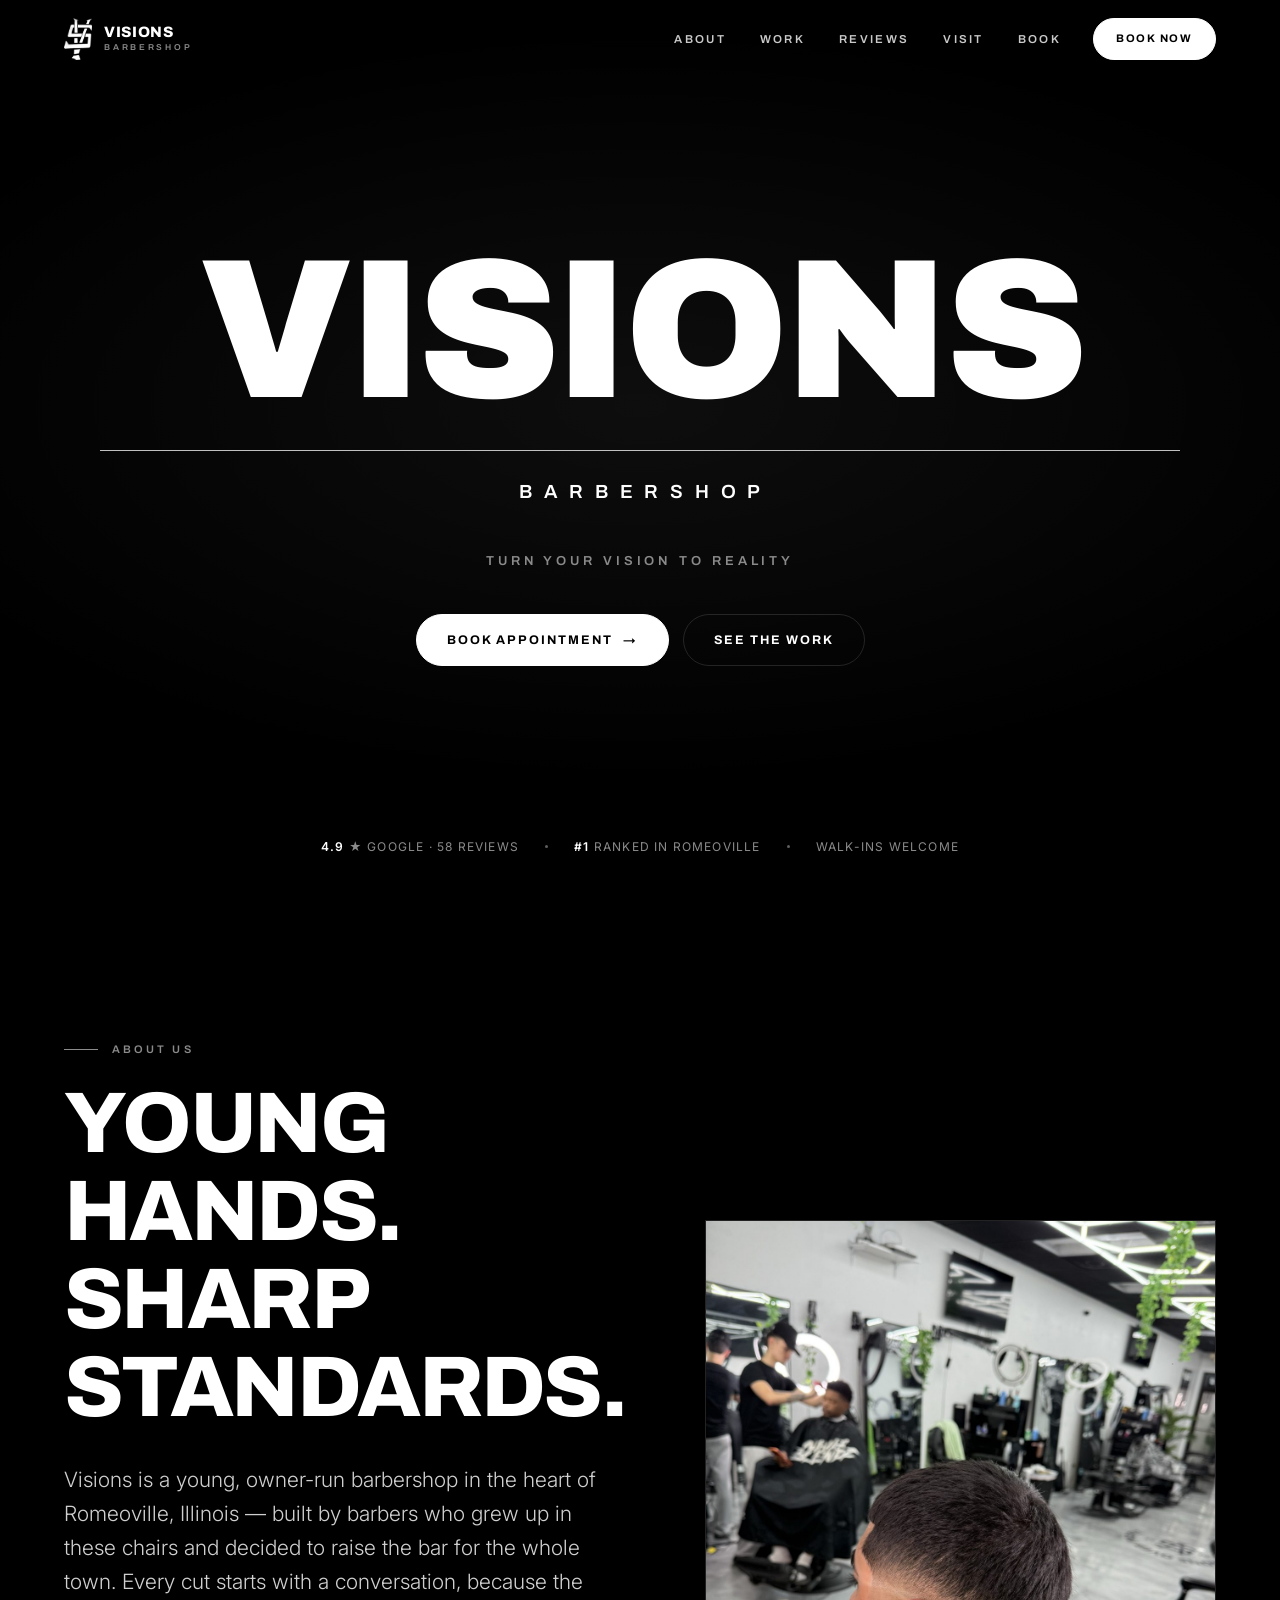
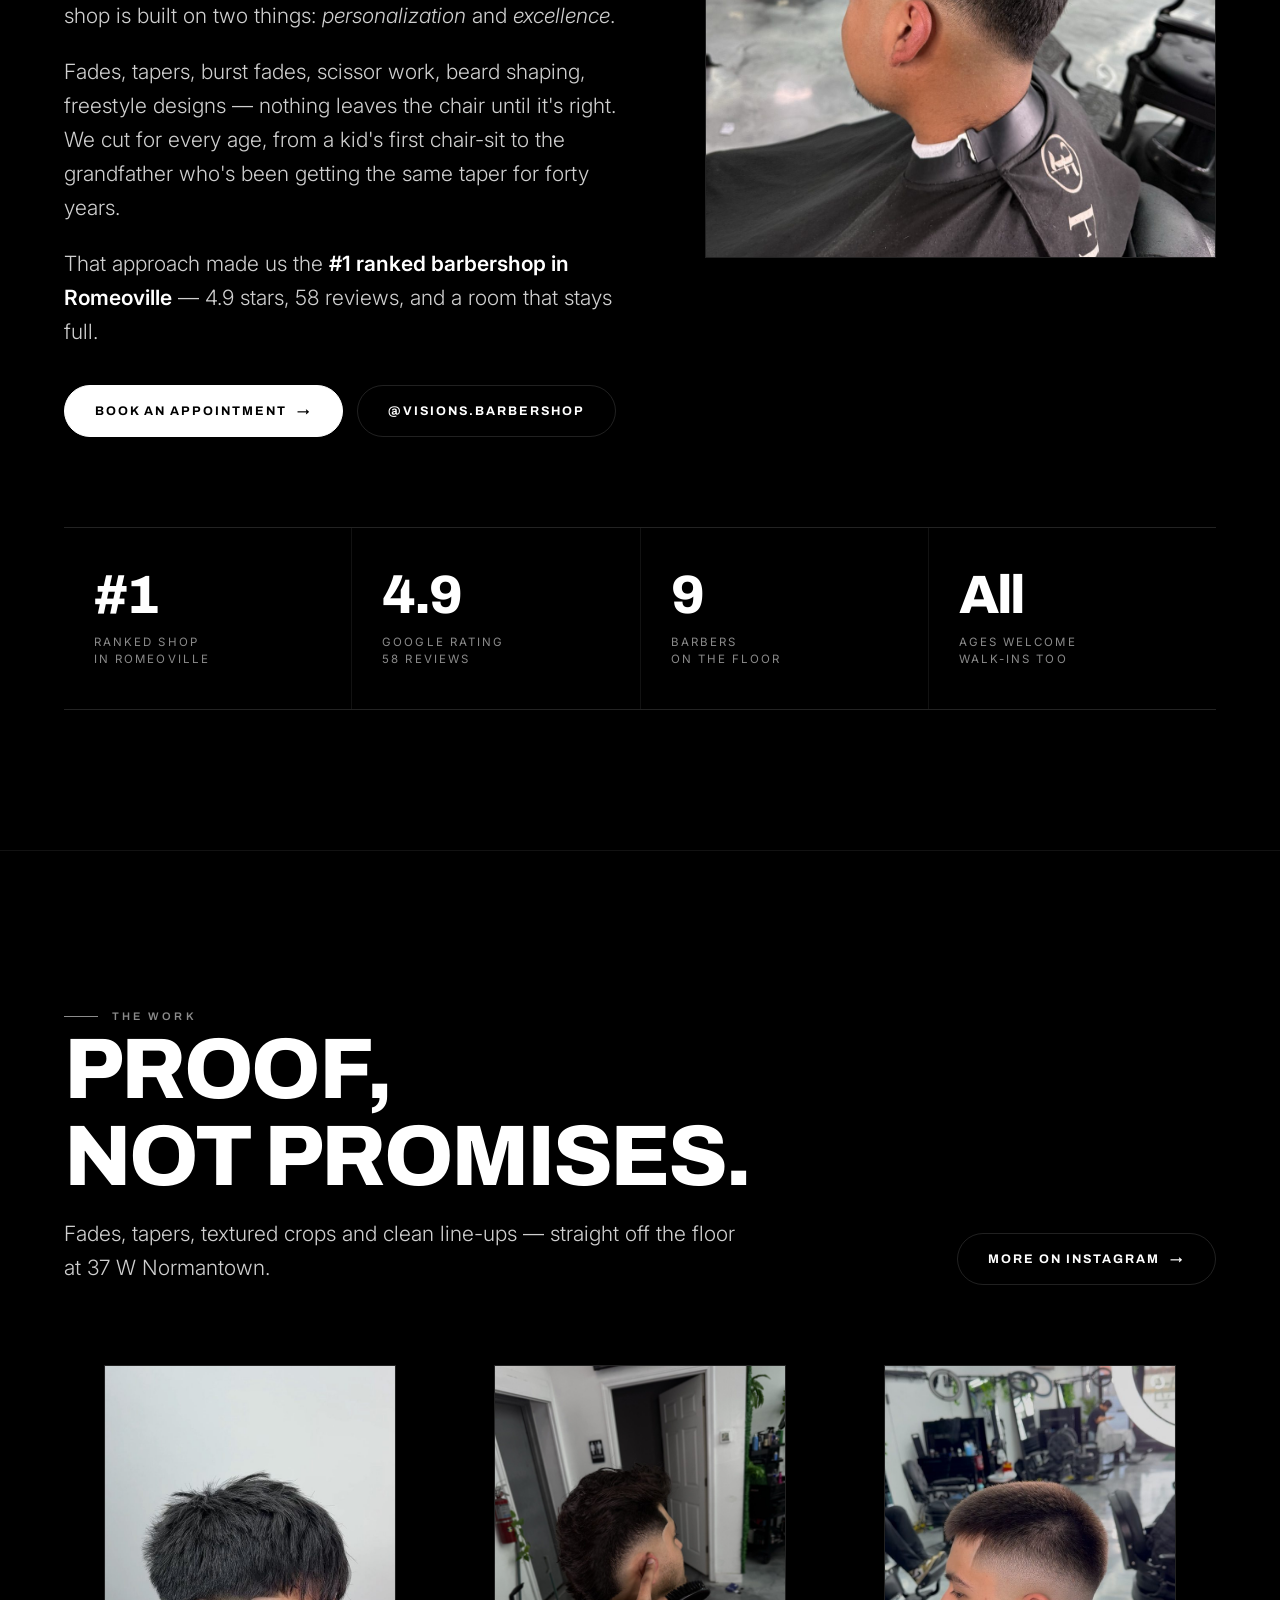
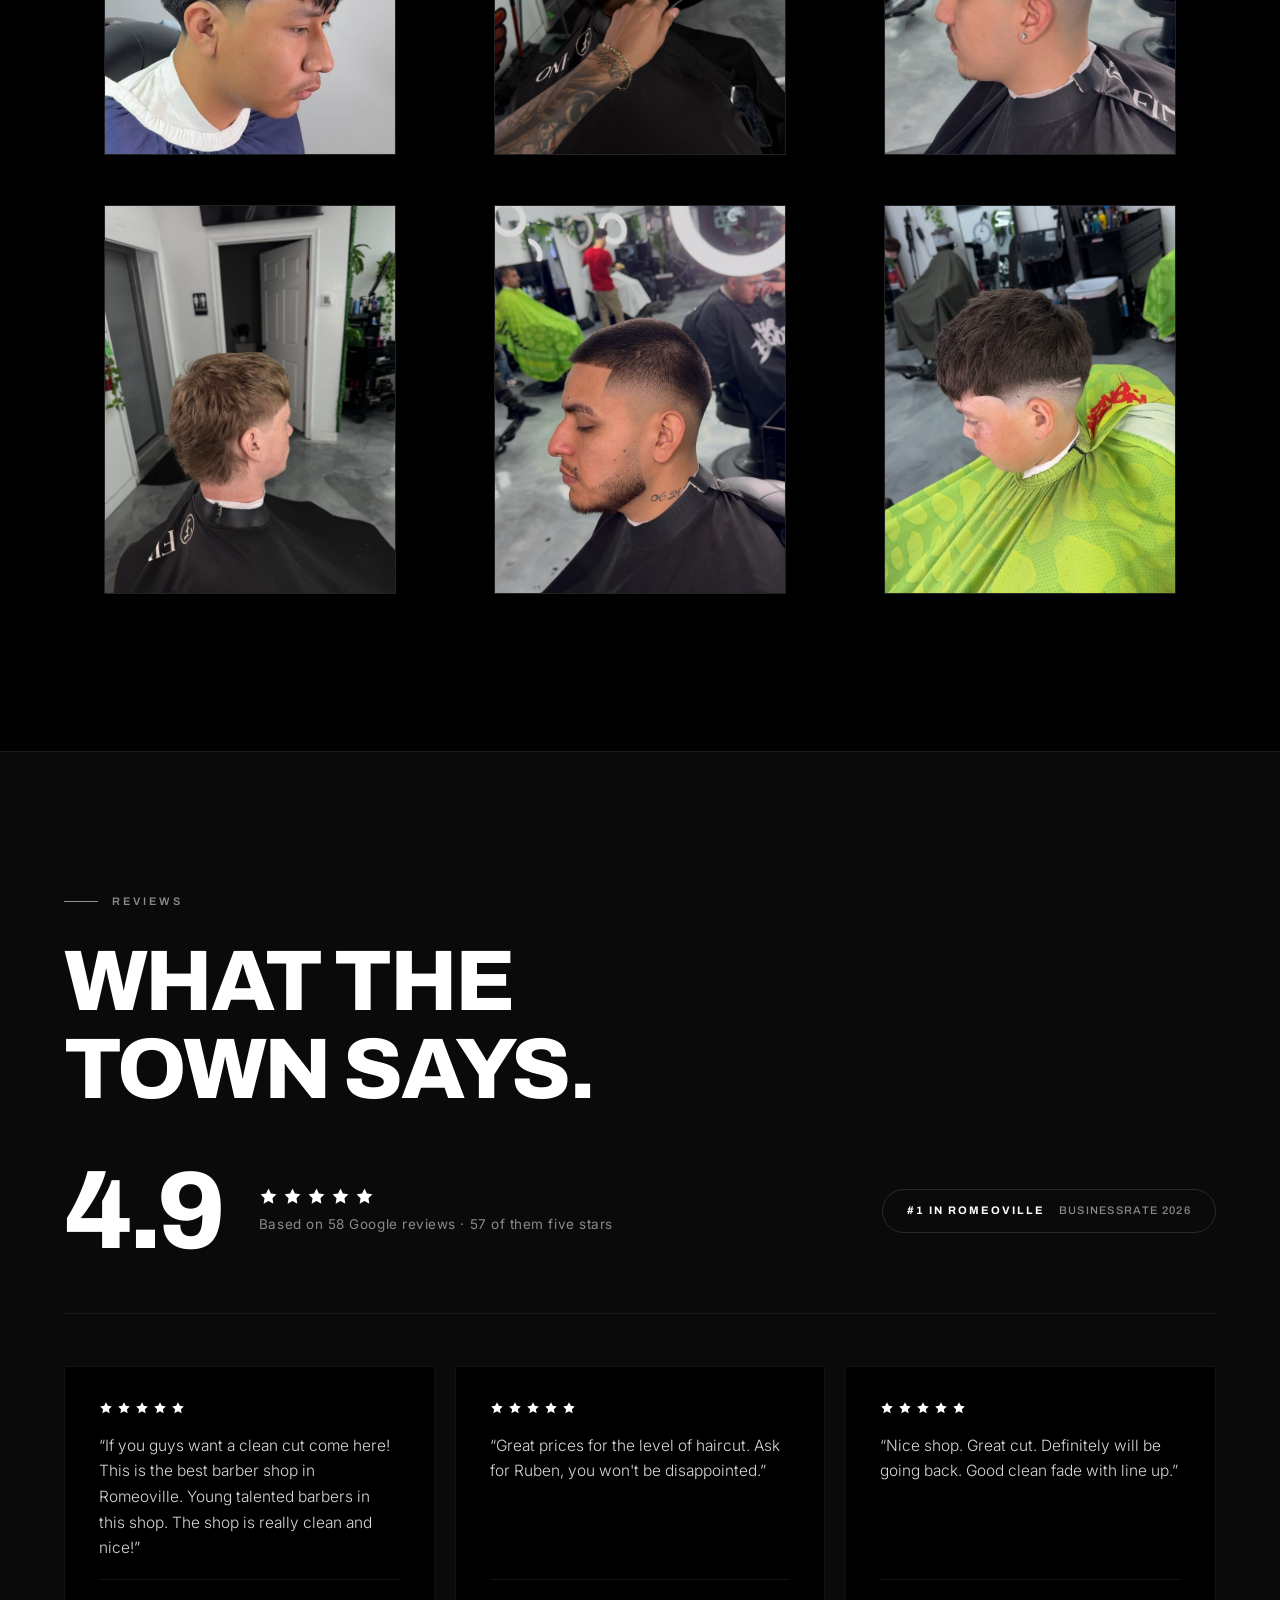
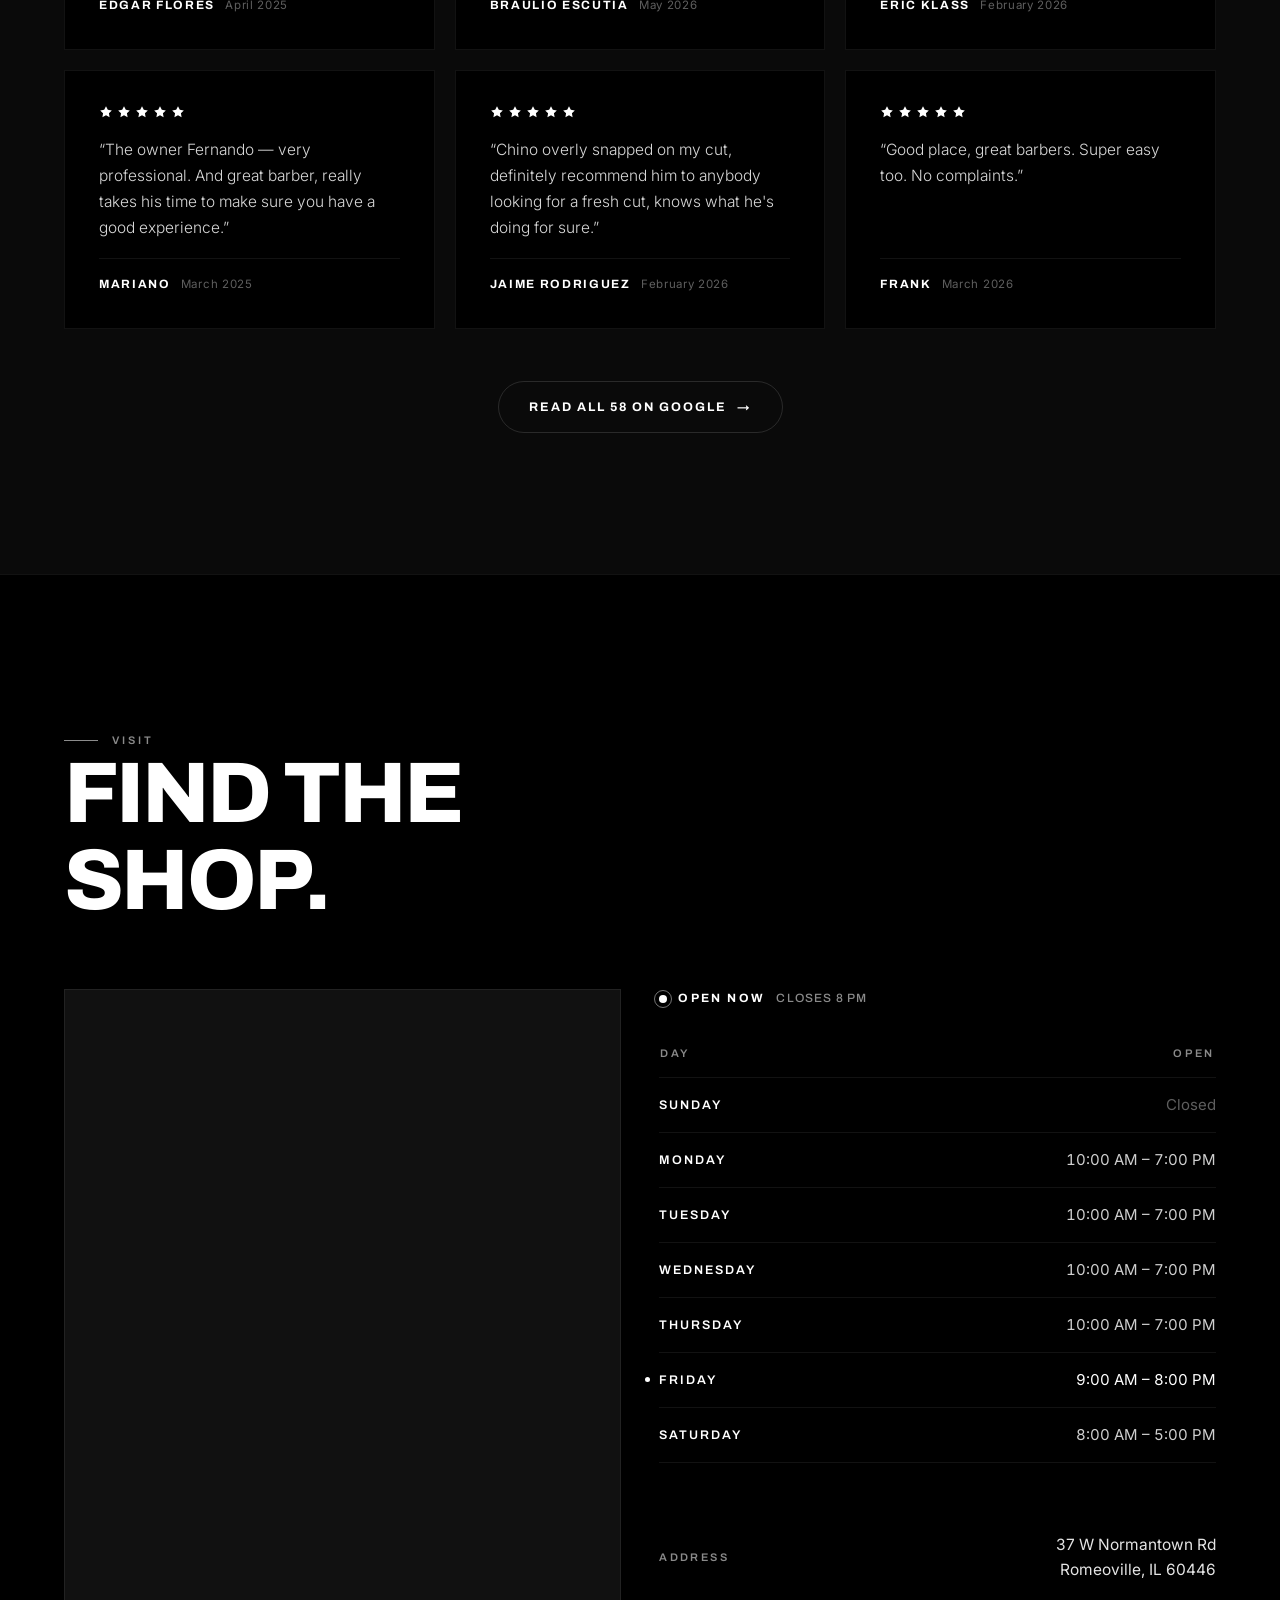
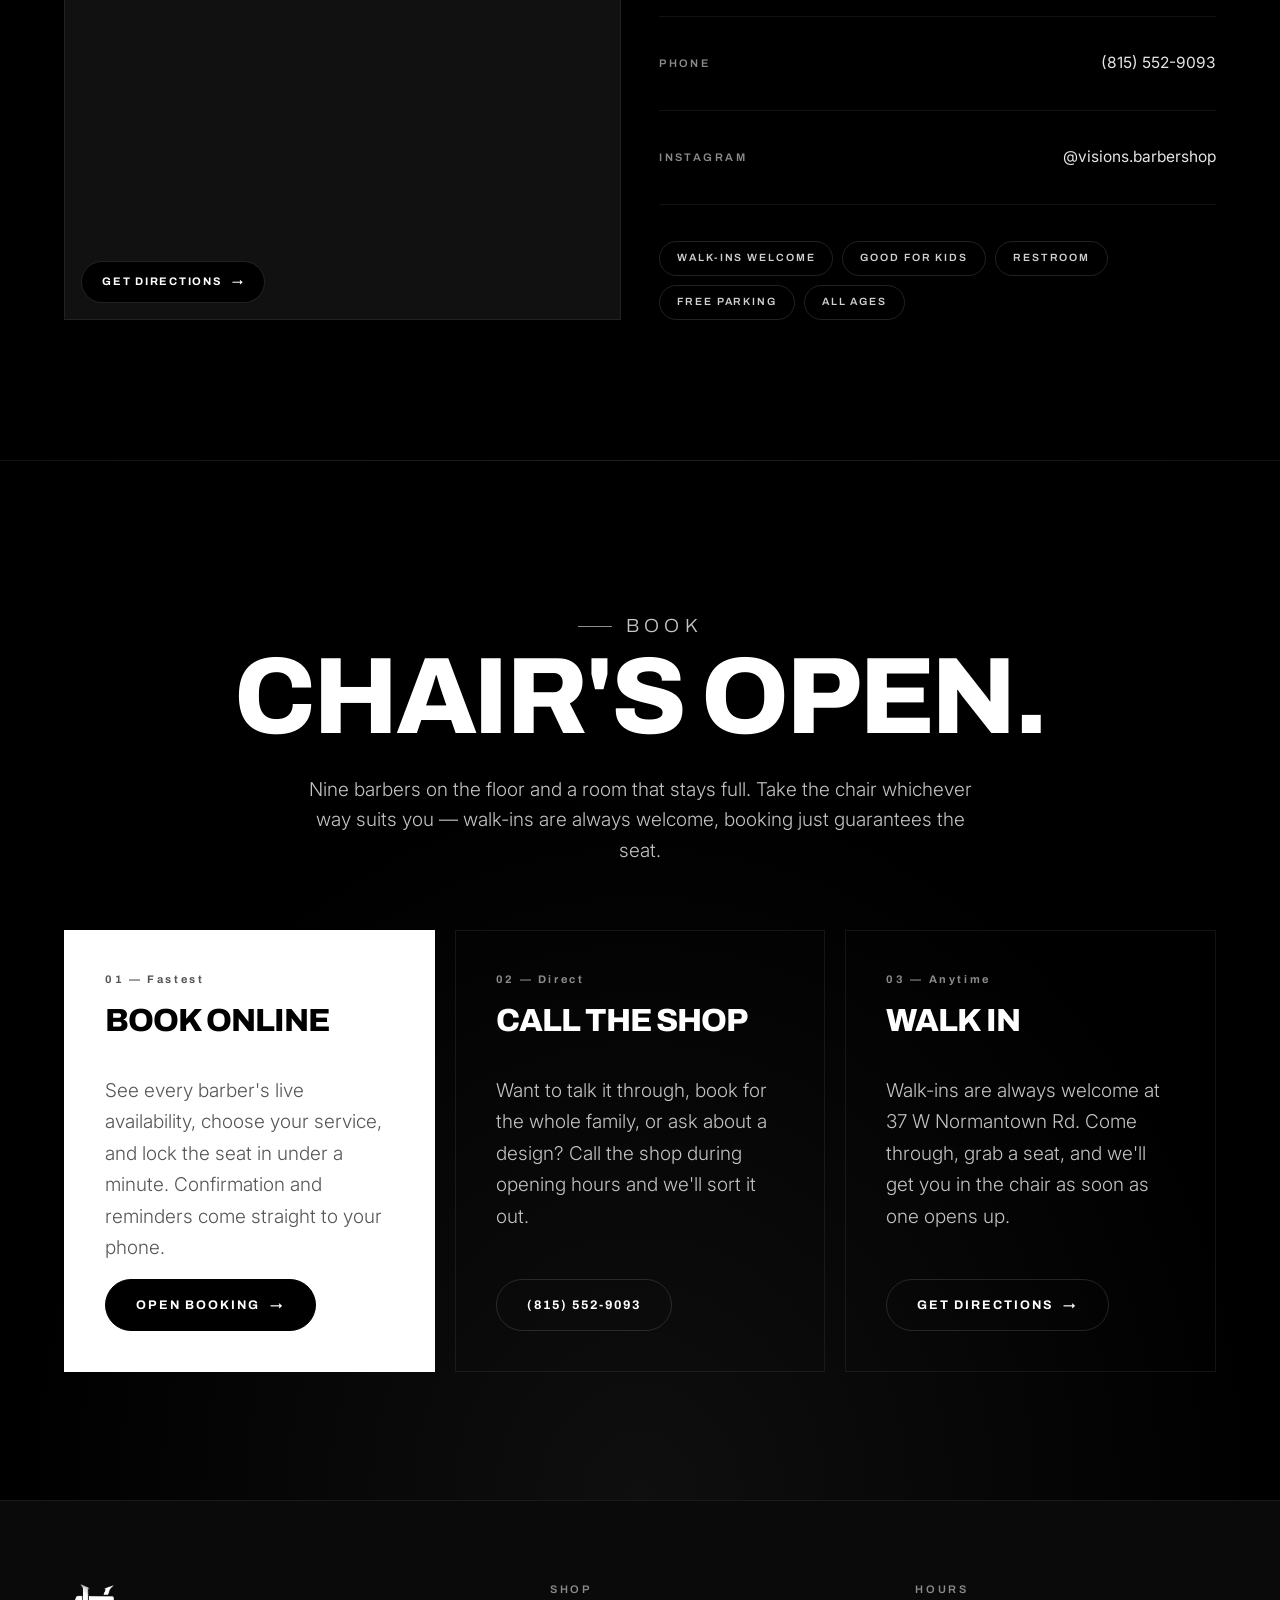
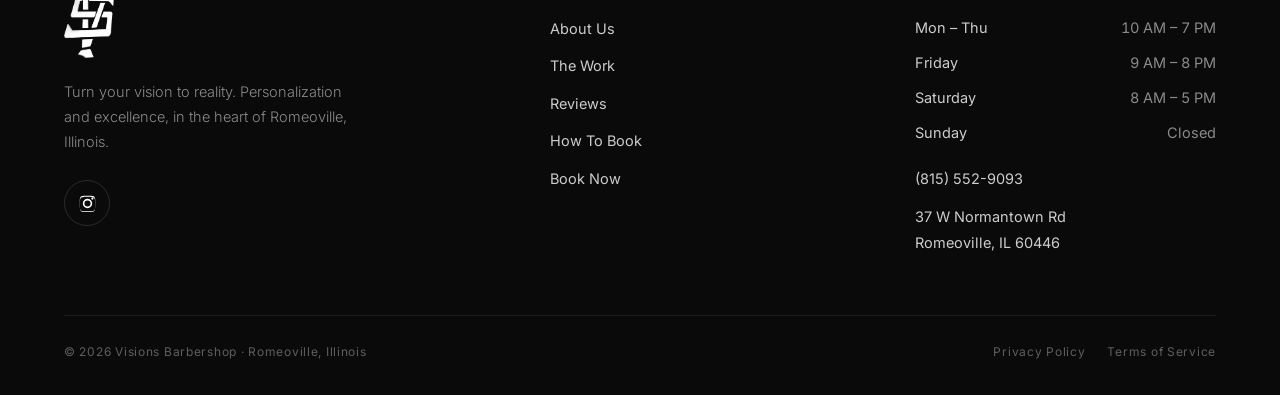
<file: index.html>
<!DOCTYPE html>
<html lang="en">
<head>
<meta charset="utf-8">
<meta name="viewport" content="width=device-width, initial-scale=1">
<title>Visions Barbershop — Romeoville, IL | Turn Your Vision To Reality</title>
<meta name="description" content="The #1 ranked barbershop in Romeoville, Illinois. Precision fades, tapers, beard work and designs for all ages. 4.9 stars across 58 Google reviews. Walk-ins welcome. 37 W Normantown Rd.">
<meta name="theme-color" content="#000000">
<link rel="canonical" href="https://visionsbarbershop.online/">

<!-- Icon: the VS 2025 mark -->
<link rel="icon" href="assets/img/logo-vs.png" type="image/png">
<link rel="apple-touch-icon" href="assets/img/logo-vs.png">

<meta property="og:type" content="business.business">
<meta property="og:title" content="Visions Barbershop — Romeoville, IL">
<meta property="og:description" content="Turn your vision to reality. The #1 ranked barbershop in Romeoville. Walk-ins welcome.">
<meta property="og:url" content="https://visionsbarbershop.online/">
<meta property="og:image" content="https://visionsbarbershop.online/assets/img/storefront.jpg">
<meta property="og:site_name" content="Visions Barbershop">
<meta name="twitter:card" content="summary_large_image">

<link rel="preconnect" href="https://fonts.googleapis.com">
<link rel="preconnect" href="https://fonts.gstatic.com" crossorigin>
<link href="https://fonts.googleapis.com/css2?family=Archivo:wght@400;500;600;700;800;900&family=Inter:wght@300;400;500;600&display=swap" rel="stylesheet">
<link rel="stylesheet" href="assets/css/styles.css">

<script type="application/ld+json">
{
  "@context":"https://schema.org",
  "@type":"HairSalon",
  "name":"Visions Barbershop",
  "url":"https://visionsbarbershop.online/",
  "image":"https://visionsbarbershop.online/assets/img/storefront.jpg",
  "description":"Young, owner-operated barbershop in Romeoville, Illinois specializing in personalization and excellence. Haircuts for all ages.",
  "address":{
    "@type":"PostalAddress",
    "streetAddress":"37 W Normantown Rd",
    "addressLocality":"Romeoville",
    "addressRegion":"IL",
    "postalCode":"60446",
    "addressCountry":"US"
  },
  "telephone":"+1-815-552-9093",
  "sameAs":["https://www.instagram.com/visions.barbershop/"],
  "aggregateRating":{"@type":"AggregateRating","ratingValue":"4.9","reviewCount":"58"},
  "openingHoursSpecification":[
    {"@type":"OpeningHoursSpecification","dayOfWeek":["Monday","Tuesday","Wednesday","Thursday"],"opens":"10:00","closes":"19:00"},
    {"@type":"OpeningHoursSpecification","dayOfWeek":"Friday","opens":"09:00","closes":"20:00"},
    {"@type":"OpeningHoursSpecification","dayOfWeek":"Saturday","opens":"08:00","closes":"17:00"}
  ]
}
</script>
</head>

<body class="is-loading">

<!-- ====================== HEADER ====================== -->
<header class="header">
  <div class="wrap nav">
    <a class="brand" href="index.html" aria-label="Visions Barbershop — home">
      <img class="brand__mark" src="assets/img/logo-mark.png" alt=""
           onerror="this.onerror=null;this.src='assets/img/logo-vs.svg';">
      <span class="brand__text">
        <span class="brand__name">Visions</span>
        <span class="brand__sub">Barbershop</span>
      </span>
    </a>

    <nav class="nav__links" aria-label="Primary">
      <a class="nav__link" href="#about">About</a>
      <a class="nav__link" href="#work">Work</a>
      <a class="nav__link" href="#reviews">Reviews</a>
      <a class="nav__link" href="#visit">Visit</a>
      <a class="nav__link" href="#book">Book</a>
    </nav>

    <a class="btn btn--solid btn--sm nav__cta" href="#book">Book Now</a>

    <button class="burger" aria-label="Menu" aria-expanded="false" aria-controls="menu"><span></span></button>
  </div>
</header>

<!-- ====================== MOBILE MENU ====================== -->
<div class="menu" id="menu" aria-hidden="true">
  <ul class="menu__list">
    <li><a href="#about">About</a></li>
    <li><a href="#work">The Work</a></li>
    <li><a href="#reviews">Reviews</a></li>
    <li><a href="#visit">Visit</a></li>
    <li><a href="#book">Book</a></li>
  </ul>
  <div class="menu__foot">
    <a data-link="PHONE_TEL" href="tel:+18155529093">(815) 552-9093</a>
    <span>37 W Normantown Rd, Romeoville</span>
    <a data-link="INSTAGRAM_URL" href="https://www.instagram.com/visions.barbershop/">@visions.barbershop</a>
  </div>
</div>

<main>

<!-- ====================== HERO ====================== -->
<section class="hero">
  <div class="hero__inner">
    <div class="wordmark">
      <div class="wordmark__main" data-word="VISIONS">VISIONS</div>
      <div class="wordmark__rule"></div>
      <div class="wordmark__sub">Barbershop</div>
    </div>

    <p class="hero__tag">Turn Your Vision To Reality</p>

    <div class="hero__actions">
      <a class="btn btn--solid" href="#book">Book Appointment <span class="arrow">&rarr;</span></a>
      <a class="btn btn--ghost" href="#work">See The Work</a>
    </div>
  </div>

  <div class="scrollcue" aria-hidden="true"></div>

  <div class="hero__trust">
    <span><strong>4.9</strong> &#9733; Google &middot; 58 reviews</span>
    <span class="dot" aria-hidden="true"></span>
    <span><strong>#1</strong> Ranked in Romeoville</span>
    <span class="dot" aria-hidden="true"></span>
    <span>Walk-Ins Welcome</span>
  </div>
</section>

<!-- ====================== ABOUT ====================== -->
<section class="section" id="about">
  <div class="wrap">
    <div class="about__grid">
      <div class="about__body reveal">
        <p class="eyebrow">About Us</p>
        <h2 class="h-section">Young hands.<br>Sharp standards.</h2>
        <p class="lede" style="margin-top:32px">
          Visions is a young, owner-run barbershop in the heart of Romeoville, Illinois &mdash;
          built by barbers who grew up in these chairs and decided to raise the bar for the
          whole town. Every cut starts with a conversation, because the shop is built on two
          things: <em>personalization</em> and <em>excellence</em>.
        </p>
        <p class="lede">
          Fades, tapers, burst fades, scissor work, beard shaping, freestyle designs &mdash;
          nothing leaves the chair until it's right. We cut for every age, from a kid's first
          chair-sit to the grandfather who's been getting the same taper for forty years.
        </p>
        <p class="lede">
          That approach made us the <strong style="color:#fff;font-weight:600">#1 ranked barbershop
          in Romeoville</strong> &mdash; 4.9 stars, 58 reviews, and a room that stays full.
        </p>
        <div style="margin-top:36px;display:flex;gap:14px;flex-wrap:wrap">
          <a class="btn btn--solid" href="#book">Book An Appointment <span class="arrow">&rarr;</span></a>
          <a class="btn btn--ghost" data-link="INSTAGRAM_URL" href="https://www.instagram.com/visions.barbershop/">@visions.barbershop</a>
        </div>
      </div>

      <figure class="about__media reveal" data-d="2" style="margin:0">
        <img src="assets/img/shop-interior.jpg" alt="Inside Visions Barbershop in Romeoville, Illinois" loading="lazy">
      </figure>
    </div>

    <div class="stats reveal">
      <div class="stat"><div class="stat__num">#1</div><div class="stat__label">Ranked shop<br>in Romeoville</div></div>
      <div class="stat"><div class="stat__num">4.9</div><div class="stat__label">Google rating<br>58 reviews</div></div>
      <div class="stat"><div class="stat__num">9</div><div class="stat__label">Barbers<br>on the floor</div></div>
      <div class="stat"><div class="stat__num">All</div><div class="stat__label">Ages welcome<br>walk-ins too</div></div>
    </div>
  </div>
</section>

<!-- ====================== WORK ====================== -->
<section class="section" id="work">
  <div class="wrap">
    <div class="sec-head reveal">
      <div>
        <p class="eyebrow">The Work</p>
        <h2 class="h-section">Proof,<br>not promises.</h2>
        <p class="lede">Fades, tapers, textured crops and clean line-ups &mdash; straight off the floor at 37 W Normantown.</p>
      </div>
      <a class="btn btn--ghost" data-link="INSTAGRAM_URL" href="https://www.instagram.com/visions.barbershop/">More On Instagram <span class="arrow">&rarr;</span></a>
    </div>

    <div class="gallery reveal" data-d="1">
      <figure class="shot" data-caption="Textured Crop &middot; Low Taper">
        <img src="assets/img/cut-01.jpg" alt="Textured crop with a low taper fade" loading="lazy">
      </figure>
      <figure class="shot" data-caption="Taper &middot; Natural Texture">
        <img src="assets/img/cut-02.jpg" alt="Taper fade with natural texture left on top" loading="lazy">
      </figure>
      <figure class="shot" data-caption="Mid Fade &middot; Shear Work">
        <img src="assets/img/cut-03.jpg" alt="Mid fade with scissor work on top" loading="lazy">
      </figure>
      <figure class="shot" data-caption="Blowout &middot; Taper">
        <img src="assets/img/cut-04.jpg" alt="Blowout taper with texture through the back" loading="lazy">
      </figure>
      <figure class="shot" data-caption="Mid Fade &middot; Beard Blend">
        <img src="assets/img/cut-05.jpg" alt="Mid fade with a beard blend and line-up" loading="lazy">
      </figure>
      <figure class="shot" data-caption="Kids Cut &middot; Clean Taper">
        <img src="assets/img/cut-06.jpg" alt="Kids textured crop with a clean taper" loading="lazy">
      </figure>
    </div>
  </div>
</section>

<!-- ====================== REVIEWS ====================== -->
<section class="section reviews" id="reviews">
  <div class="wrap">
    <p class="eyebrow reveal">Reviews</p>
    <h2 class="h-section reveal" style="margin-bottom:48px">What the<br>town says.</h2>

    <div class="rating reveal">
      <div class="rating__score">4.9</div>
      <div class="rating__meta">
        <div class="stars" role="img" aria-label="4.9 out of 5 stars">
          <svg viewBox="0 0 24 24"><path d="M12 2l3.09 6.26L22 9.27l-5 4.87 1.18 6.88L12 17.77l-6.18 3.25L7 14.14 2 9.27l6.91-1.01L12 2z"/></svg>
          <svg viewBox="0 0 24 24"><path d="M12 2l3.09 6.26L22 9.27l-5 4.87 1.18 6.88L12 17.77l-6.18 3.25L7 14.14 2 9.27l6.91-1.01L12 2z"/></svg>
          <svg viewBox="0 0 24 24"><path d="M12 2l3.09 6.26L22 9.27l-5 4.87 1.18 6.88L12 17.77l-6.18 3.25L7 14.14 2 9.27l6.91-1.01L12 2z"/></svg>
          <svg viewBox="0 0 24 24"><path d="M12 2l3.09 6.26L22 9.27l-5 4.87 1.18 6.88L12 17.77l-6.18 3.25L7 14.14 2 9.27l6.91-1.01L12 2z"/></svg>
          <svg viewBox="0 0 24 24"><path d="M12 2l3.09 6.26L22 9.27l-5 4.87 1.18 6.88L12 17.77l-6.18 3.25L7 14.14 2 9.27l6.91-1.01L12 2z"/></svg>
        </div>
        <div class="rating__count">Based on 58 Google reviews &middot; 57 of them five stars</div>
      </div>
      <div class="rating__badge">#1 in Romeoville <span>BusinessRate 2026</span></div>
    </div>

    <div class="review-grid">
      <article class="review reveal">
        <div class="review__stars" aria-label="5 stars">
          <svg viewBox="0 0 24 24"><path d="M12 2l3.09 6.26L22 9.27l-5 4.87 1.18 6.88L12 17.77l-6.18 3.25L7 14.14 2 9.27l6.91-1.01L12 2z"/></svg><svg viewBox="0 0 24 24"><path d="M12 2l3.09 6.26L22 9.27l-5 4.87 1.18 6.88L12 17.77l-6.18 3.25L7 14.14 2 9.27l6.91-1.01L12 2z"/></svg><svg viewBox="0 0 24 24"><path d="M12 2l3.09 6.26L22 9.27l-5 4.87 1.18 6.88L12 17.77l-6.18 3.25L7 14.14 2 9.27l6.91-1.01L12 2z"/></svg><svg viewBox="0 0 24 24"><path d="M12 2l3.09 6.26L22 9.27l-5 4.87 1.18 6.88L12 17.77l-6.18 3.25L7 14.14 2 9.27l6.91-1.01L12 2z"/></svg><svg viewBox="0 0 24 24"><path d="M12 2l3.09 6.26L22 9.27l-5 4.87 1.18 6.88L12 17.77l-6.18 3.25L7 14.14 2 9.27l6.91-1.01L12 2z"/></svg>
        </div>
        <p class="review__text">&ldquo;If you guys want a clean cut come here! This is the best barber shop in Romeoville. Young talented barbers in this shop. The shop is really clean and nice!&rdquo;</p>
        <div class="review__by"><span class="review__name">Edgar Flores</span><span class="review__date">April 2025</span></div>
      </article>
      <article class="review reveal" data-d="1">
        <div class="review__stars" aria-label="5 stars">
          <svg viewBox="0 0 24 24"><path d="M12 2l3.09 6.26L22 9.27l-5 4.87 1.18 6.88L12 17.77l-6.18 3.25L7 14.14 2 9.27l6.91-1.01L12 2z"/></svg><svg viewBox="0 0 24 24"><path d="M12 2l3.09 6.26L22 9.27l-5 4.87 1.18 6.88L12 17.77l-6.18 3.25L7 14.14 2 9.27l6.91-1.01L12 2z"/></svg><svg viewBox="0 0 24 24"><path d="M12 2l3.09 6.26L22 9.27l-5 4.87 1.18 6.88L12 17.77l-6.18 3.25L7 14.14 2 9.27l6.91-1.01L12 2z"/></svg><svg viewBox="0 0 24 24"><path d="M12 2l3.09 6.26L22 9.27l-5 4.87 1.18 6.88L12 17.77l-6.18 3.25L7 14.14 2 9.27l6.91-1.01L12 2z"/></svg><svg viewBox="0 0 24 24"><path d="M12 2l3.09 6.26L22 9.27l-5 4.87 1.18 6.88L12 17.77l-6.18 3.25L7 14.14 2 9.27l6.91-1.01L12 2z"/></svg>
        </div>
        <p class="review__text">&ldquo;Great prices for the level of haircut. Ask for Ruben, you won't be disappointed.&rdquo;</p>
        <div class="review__by"><span class="review__name">Braulio Escutia</span><span class="review__date">May 2026</span></div>
      </article>
      <article class="review reveal" data-d="2">
        <div class="review__stars" aria-label="5 stars">
          <svg viewBox="0 0 24 24"><path d="M12 2l3.09 6.26L22 9.27l-5 4.87 1.18 6.88L12 17.77l-6.18 3.25L7 14.14 2 9.27l6.91-1.01L12 2z"/></svg><svg viewBox="0 0 24 24"><path d="M12 2l3.09 6.26L22 9.27l-5 4.87 1.18 6.88L12 17.77l-6.18 3.25L7 14.14 2 9.27l6.91-1.01L12 2z"/></svg><svg viewBox="0 0 24 24"><path d="M12 2l3.09 6.26L22 9.27l-5 4.87 1.18 6.88L12 17.77l-6.18 3.25L7 14.14 2 9.27l6.91-1.01L12 2z"/></svg><svg viewBox="0 0 24 24"><path d="M12 2l3.09 6.26L22 9.27l-5 4.87 1.18 6.88L12 17.77l-6.18 3.25L7 14.14 2 9.27l6.91-1.01L12 2z"/></svg><svg viewBox="0 0 24 24"><path d="M12 2l3.09 6.26L22 9.27l-5 4.87 1.18 6.88L12 17.77l-6.18 3.25L7 14.14 2 9.27l6.91-1.01L12 2z"/></svg>
        </div>
        <p class="review__text">&ldquo;Nice shop. Great cut. Definitely will be going back. Good clean fade with line up.&rdquo;</p>
        <div class="review__by"><span class="review__name">Eric Klass</span><span class="review__date">February 2026</span></div>
      </article>
      <article class="review reveal">
        <div class="review__stars" aria-label="5 stars">
          <svg viewBox="0 0 24 24"><path d="M12 2l3.09 6.26L22 9.27l-5 4.87 1.18 6.88L12 17.77l-6.18 3.25L7 14.14 2 9.27l6.91-1.01L12 2z"/></svg><svg viewBox="0 0 24 24"><path d="M12 2l3.09 6.26L22 9.27l-5 4.87 1.18 6.88L12 17.77l-6.18 3.25L7 14.14 2 9.27l6.91-1.01L12 2z"/></svg><svg viewBox="0 0 24 24"><path d="M12 2l3.09 6.26L22 9.27l-5 4.87 1.18 6.88L12 17.77l-6.18 3.25L7 14.14 2 9.27l6.91-1.01L12 2z"/></svg><svg viewBox="0 0 24 24"><path d="M12 2l3.09 6.26L22 9.27l-5 4.87 1.18 6.88L12 17.77l-6.18 3.25L7 14.14 2 9.27l6.91-1.01L12 2z"/></svg><svg viewBox="0 0 24 24"><path d="M12 2l3.09 6.26L22 9.27l-5 4.87 1.18 6.88L12 17.77l-6.18 3.25L7 14.14 2 9.27l6.91-1.01L12 2z"/></svg>
        </div>
        <p class="review__text">&ldquo;The owner Fernando &mdash; very professional. And great barber, really takes his time to make sure you have a good experience.&rdquo;</p>
        <div class="review__by"><span class="review__name">Mariano</span><span class="review__date">March 2025</span></div>
      </article>
      <article class="review reveal" data-d="1">
        <div class="review__stars" aria-label="5 stars">
          <svg viewBox="0 0 24 24"><path d="M12 2l3.09 6.26L22 9.27l-5 4.87 1.18 6.88L12 17.77l-6.18 3.25L7 14.14 2 9.27l6.91-1.01L12 2z"/></svg><svg viewBox="0 0 24 24"><path d="M12 2l3.09 6.26L22 9.27l-5 4.87 1.18 6.88L12 17.77l-6.18 3.25L7 14.14 2 9.27l6.91-1.01L12 2z"/></svg><svg viewBox="0 0 24 24"><path d="M12 2l3.09 6.26L22 9.27l-5 4.87 1.18 6.88L12 17.77l-6.18 3.25L7 14.14 2 9.27l6.91-1.01L12 2z"/></svg><svg viewBox="0 0 24 24"><path d="M12 2l3.09 6.26L22 9.27l-5 4.87 1.18 6.88L12 17.77l-6.18 3.25L7 14.14 2 9.27l6.91-1.01L12 2z"/></svg><svg viewBox="0 0 24 24"><path d="M12 2l3.09 6.26L22 9.27l-5 4.87 1.18 6.88L12 17.77l-6.18 3.25L7 14.14 2 9.27l6.91-1.01L12 2z"/></svg>
        </div>
        <p class="review__text">&ldquo;Chino overly snapped on my cut, definitely recommend him to anybody looking for a fresh cut, knows what he's doing for sure.&rdquo;</p>
        <div class="review__by"><span class="review__name">Jaime Rodriguez</span><span class="review__date">February 2026</span></div>
      </article>
      <article class="review reveal" data-d="2">
        <div class="review__stars" aria-label="5 stars">
          <svg viewBox="0 0 24 24"><path d="M12 2l3.09 6.26L22 9.27l-5 4.87 1.18 6.88L12 17.77l-6.18 3.25L7 14.14 2 9.27l6.91-1.01L12 2z"/></svg><svg viewBox="0 0 24 24"><path d="M12 2l3.09 6.26L22 9.27l-5 4.87 1.18 6.88L12 17.77l-6.18 3.25L7 14.14 2 9.27l6.91-1.01L12 2z"/></svg><svg viewBox="0 0 24 24"><path d="M12 2l3.09 6.26L22 9.27l-5 4.87 1.18 6.88L12 17.77l-6.18 3.25L7 14.14 2 9.27l6.91-1.01L12 2z"/></svg><svg viewBox="0 0 24 24"><path d="M12 2l3.09 6.26L22 9.27l-5 4.87 1.18 6.88L12 17.77l-6.18 3.25L7 14.14 2 9.27l6.91-1.01L12 2z"/></svg><svg viewBox="0 0 24 24"><path d="M12 2l3.09 6.26L22 9.27l-5 4.87 1.18 6.88L12 17.77l-6.18 3.25L7 14.14 2 9.27l6.91-1.01L12 2z"/></svg>
        </div>
        <p class="review__text">&ldquo;Good place, great barbers. Super easy too. No complaints.&rdquo;</p>
        <div class="review__by"><span class="review__name">Frank</span><span class="review__date">March 2026</span></div>
      </article>
    </div>

    <div class="reviews__cta reveal">
      <a class="btn btn--ghost" data-link="GOOGLE_URL" href="https://www.google.com/search?q=visions+barbershop+romeoville">Read All 58 On Google <span class="arrow">&rarr;</span></a>
    </div>
  </div>
</section>

<!-- ====================== VISIT ====================== -->
<section class="section" id="visit">
  <div class="wrap">
    <div class="sec-head reveal">
      <div>
        <p class="eyebrow">Visit</p>
        <h2 class="h-section">Find the<br>shop.</h2>
      </div>
    </div>

    <div class="visit__grid">
      <div class="map reveal">
        <iframe
          title="Map to Visions Barbershop, 37 W Normantown Rd, Romeoville, IL"
          src="https://www.google.com/maps?q=37%20W%20Normantown%20Rd%2C%20Romeoville%2C%20IL%2060446&z=15&output=embed"
          loading="lazy"
          referrerpolicy="no-referrer-when-downgrade"
          allowfullscreen></iframe>
        <a class="map__pill" data-link="DIRECTIONS_URL" href="https://www.google.com/maps/dir/?api=1&destination=Visions+Barbershop%2C+37+W+Normantown+Rd%2C+Romeoville%2C+IL+60446">Get Directions <span class="arrow">&rarr;</span></a>
      </div>

      <div class="info reveal" data-d="1">
        <div class="status">
          <span class="status__dot" aria-hidden="true"></span>
          <span class="status__label">Hours</span>
          <span class="status__next"></span>
        </div>

        <table class="hours">
          <thead><tr><th scope="col">Day</th><th scope="col" style="text-align:right">Open</th></tr></thead>
          <tbody>
            <tr class="closed"><td>Sunday</td><td>Closed</td></tr>
            <tr><td>Monday</td><td>10:00 AM &ndash; 7:00 PM</td></tr>
            <tr><td>Tuesday</td><td>10:00 AM &ndash; 7:00 PM</td></tr>
            <tr><td>Wednesday</td><td>10:00 AM &ndash; 7:00 PM</td></tr>
            <tr><td>Thursday</td><td>10:00 AM &ndash; 7:00 PM</td></tr>
            <tr><td>Friday</td><td>9:00 AM &ndash; 8:00 PM</td></tr>
            <tr><td>Saturday</td><td>8:00 AM &ndash; 5:00 PM</td></tr>
          </tbody>
        </table>

        <ul class="contact-list">
          <li><a data-link="DIRECTIONS_URL" href="https://www.google.com/maps/dir/?api=1&destination=Visions+Barbershop%2C+37+W+Normantown+Rd%2C+Romeoville%2C+IL+60446"><span class="k">Address</span><span class="v">37 W Normantown Rd<br>Romeoville, IL 60446</span></a></li>
          <li><a href="tel:+18155529093"><span class="k">Phone</span><span class="v">(815) 552-9093</span></a></li>
          <li><a data-link="INSTAGRAM_URL" href="https://www.instagram.com/visions.barbershop/"><span class="k">Instagram</span><span class="v">@visions.barbershop</span></a></li>
        </ul>

        <div class="amenities">
          <span class="chip">Walk-Ins Welcome</span>
          <span class="chip">Good For Kids</span>
          <span class="chip">Restroom</span>
          <span class="chip">Free Parking</span>
          <span class="chip">All Ages</span>
        </div>
      </div>
    </div>
  </div>
</section>

<!-- ====================== BOOK ====================== -->
<section class="section band" id="book">
  <div class="wrap">
    <p class="eyebrow reveal" style="justify-content:center">Book</p>
    <h2 class="reveal">Chair's open.</h2>
    <p class="reveal" data-d="1">Nine barbers on the floor and a room that stays full. Take the chair whichever way suits you &mdash; walk-ins are always welcome, booking just guarantees the seat.</p>

    <div class="book-options reveal" data-d="2" style="margin-top:clamp(40px,5vw,64px);text-align:left">
      <div class="opt opt--primary">
        <span class="opt__num">01 &mdash; Fastest</span>
        <h3>Book Online</h3>
        <p class="opt__desc">See every barber's live availability, choose your service, and lock the seat in under a minute. Confirmation and reminders come straight to your phone.</p>
        <a class="btn" data-book href="#">Open Booking <span class="arrow">&rarr;</span></a>
      </div>

      <div class="opt">
        <span class="opt__num">02 &mdash; Direct</span>
        <h3>Call The Shop</h3>
        <p class="opt__desc">Want to talk it through, book for the whole family, or ask about a design? Call the shop during opening hours and we'll sort it out.</p>
        <a class="btn btn--ghost" href="tel:+18155529093">(815) 552-9093</a>
      </div>

      <div class="opt">
        <span class="opt__num">03 &mdash; Anytime</span>
        <h3>Walk In</h3>
        <p class="opt__desc">Walk-ins are always welcome at 37 W Normantown Rd. Come through, grab a seat, and we'll get you in the chair as soon as one opens up.</p>
        <a class="btn btn--ghost" data-link="DIRECTIONS_URL" href="https://www.google.com/maps/dir/?api=1&destination=Visions+Barbershop%2C+37+W+Normantown+Rd%2C+Romeoville%2C+IL+60446">Get Directions <span class="arrow">&rarr;</span></a>
      </div>
    </div>

  </div>
</section>

</main>

<!-- ====================== FOOTER ====================== -->
<footer class="footer">
  <div class="wrap">
    <div class="footer__top">
      <div class="footer__brand">
        <img class="brand__mark" src="assets/img/logo-mark.png" alt="Visions Barbershop"
             onerror="this.onerror=null;this.src='assets/img/logo-vs.svg';">
        <p>Turn your vision to reality. Personalization and excellence, in the heart of Romeoville, Illinois.</p>
        <div class="socials">
          <a class="social" data-link="INSTAGRAM_URL" href="https://www.instagram.com/visions.barbershop/" aria-label="Visions Barbershop on Instagram">
            <svg viewBox="0 0 24 24" aria-hidden="true"><path d="M12 2.16c3.2 0 3.58.01 4.85.07 1.17.05 1.8.25 2.23.41.56.22.96.48 1.38.9.42.42.68.82.9 1.38.16.42.36 1.06.41 2.23.06 1.27.07 1.65.07 4.85s-.01 3.58-.07 4.85c-.05 1.17-.25 1.8-.41 2.23-.22.56-.48.96-.9 1.38-.42.42-.82.68-1.38.9-.42.16-1.06.36-2.23.41-1.27.06-1.65.07-4.85.07s-3.58-.01-4.85-.07c-1.17-.05-1.8-.25-2.23-.41-.56-.22-.96-.48-1.38-.9-.42-.42-.68-.82-.9-1.38-.16-.42-.36-1.06-.41-2.23C2.17 15.58 2.16 15.2 2.16 12s.01-3.58.07-4.85c.05-1.17.25-1.8.41-2.23.22-.56.48-.96.9-1.38.42-.42.82-.68 1.38-.9.42-.16 1.06-.36 2.23-.41C8.42 2.17 8.8 2.16 12 2.16zm0 1.44c-3.14 0-3.51.01-4.75.07-1.15.05-1.77.24-2.18.4-.55.22-.94.47-1.35.88-.41.41-.66.8-.88 1.35-.16.41-.35 1.03-.4 2.18-.06 1.24-.07 1.61-.07 4.75s.01 3.51.07 4.75c.05 1.15.24 1.77.4 2.18.22.55.47.94.88 1.35.41.41.8.66 1.35.88.41.16 1.03.35 2.18.4 1.24.06 1.61.07 4.75.07s3.51-.01 4.75-.07c1.15-.05 1.77-.24 2.18-.4.55-.22.94-.47 1.35-.88.41-.41.66-.8.88-1.35.16-.41.35-1.03.4-2.18.06-1.24.07-1.61.07-4.75s-.01-3.51-.07-4.75c-.05-1.15-.24-1.77-.4-2.18-.22-.55-.47-.94-.88-1.35-.41-.41-.8-.66-1.35-.88-.41-.16-1.03-.35-2.18-.4-1.24-.06-1.61-.07-4.75-.07zm0 2.45a5.95 5.95 0 110 11.9 5.95 5.95 0 010-11.9zm0 9.81a3.86 3.86 0 100-7.72 3.86 3.86 0 000 7.72zm7.58-10.05a1.39 1.39 0 11-2.78 0 1.39 1.39 0 012.78 0z"/></svg>
          </a>
        </div>
      </div>

      <div>
        <h4>Shop</h4>
        <ul>
          <li><a href="#about">About Us</a></li>
          <li><a href="#work">The Work</a></li>
          <li><a href="#reviews">Reviews</a></li>
          <li><a href="#book">How To Book</a></li>
          <li><a href="#book">Book Now</a></li>
        </ul>
      </div>

      <div>
        <h4>Hours</h4>
        <ul class="footer__hours">
          <li><span>Mon &ndash; Thu</span><span>10 AM &ndash; 7 PM</span></li>
          <li><span>Friday</span><span>9 AM &ndash; 8 PM</span></li>
          <li><span>Saturday</span><span>8 AM &ndash; 5 PM</span></li>
          <li><span>Sunday</span><span>Closed</span></li>
        </ul>
        <ul style="margin-top:22px">
          <li><a href="tel:+18155529093">(815) 552-9093</a></li>
          <li><a data-link="DIRECTIONS_URL" href="https://www.google.com/maps/dir/?api=1&destination=Visions+Barbershop%2C+37+W+Normantown+Rd%2C+Romeoville%2C+IL+60446">37 W Normantown Rd<br>Romeoville, IL 60446</a></li>
        </ul>
      </div>
    </div>

    <div class="footer__bottom">
      <span>&copy; <span data-year>2026</span> Visions Barbershop &middot; Romeoville, Illinois</span>
      <nav class="footer__legal" aria-label="Legal">
        <a href="privacy.html">Privacy Policy</a>
        <a href="terms.html">Terms of Service</a>
      </nav>
    </div>
  </div>
</footer>

<!-- Sticky mobile booking bar -->
<div class="stickybook">
  <a class="btn btn--ghost btn--sm" href="tel:+18155529093">Call</a>
  <a class="btn btn--solid btn--sm" href="#book">Book Now</a>
</div>

<script src="assets/js/config.js"></script>
<script src="assets/js/main.js"></script>
</body>
</html>
</file>
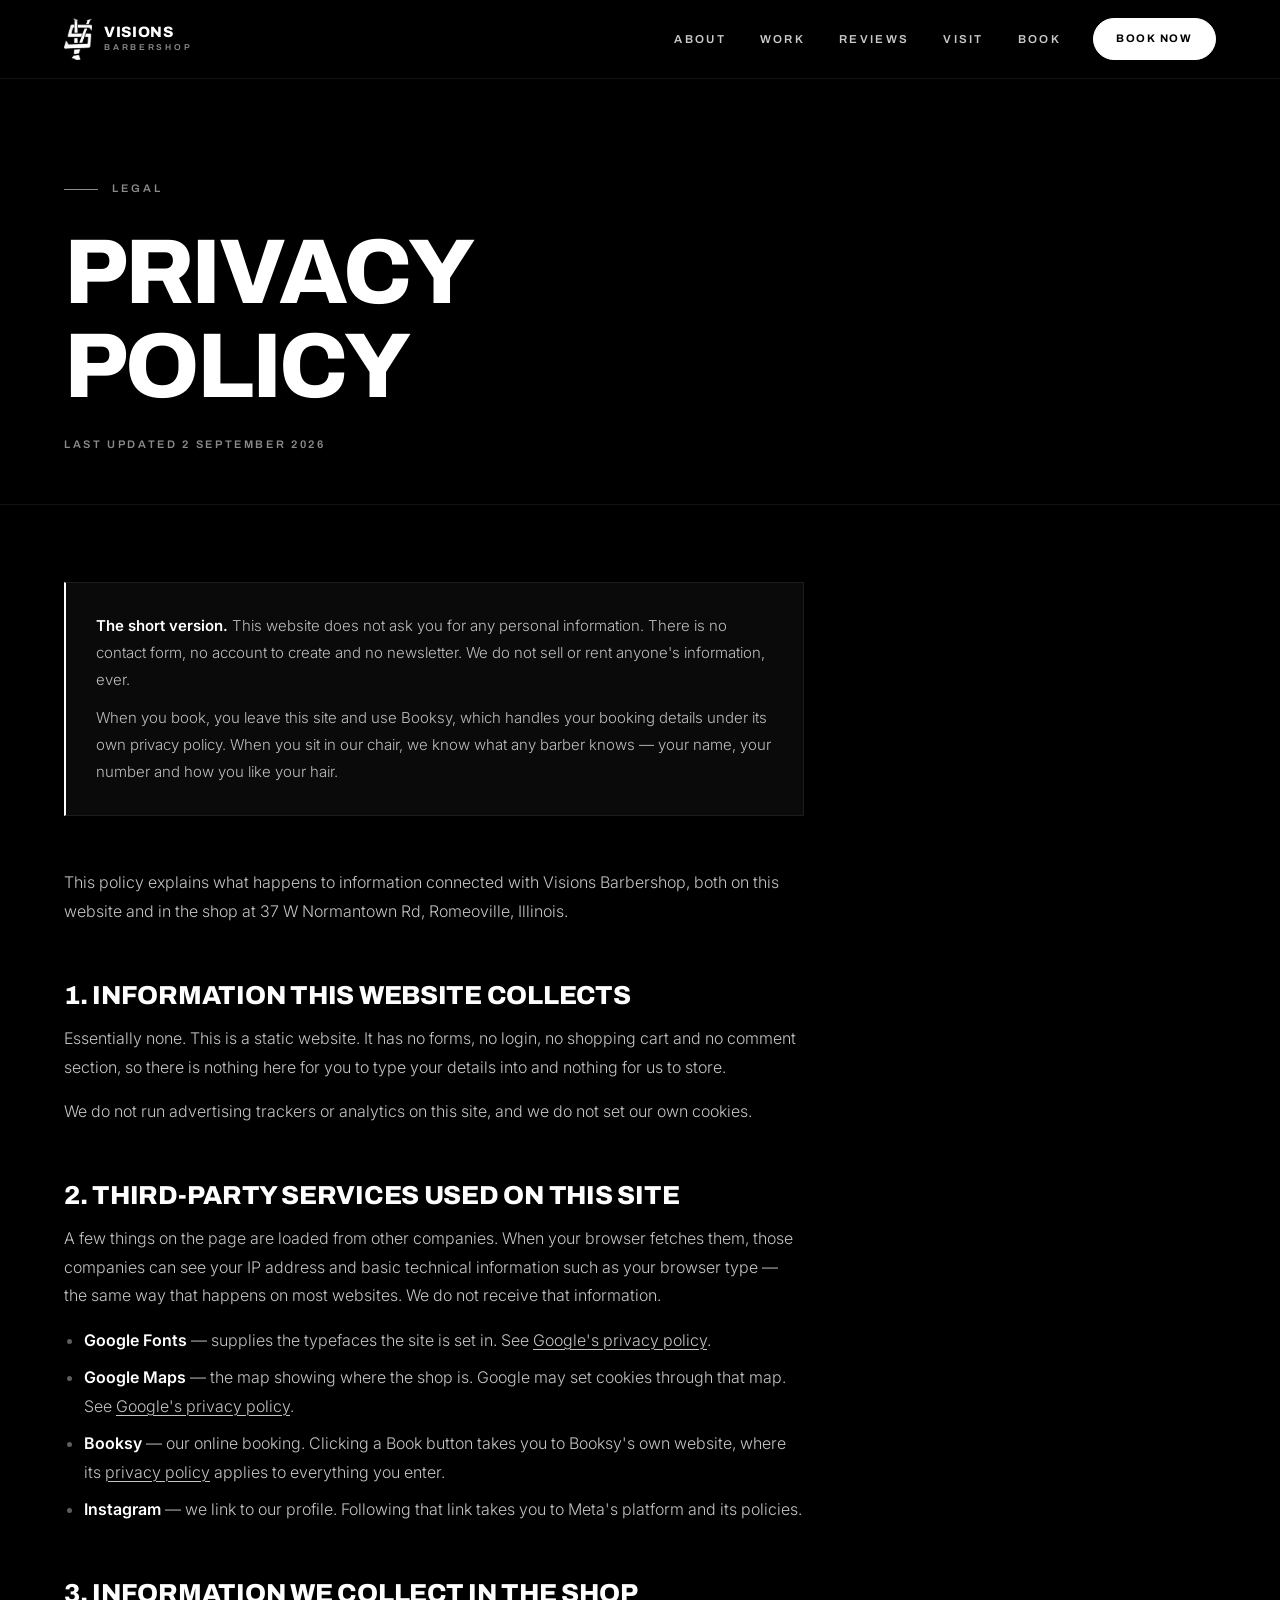
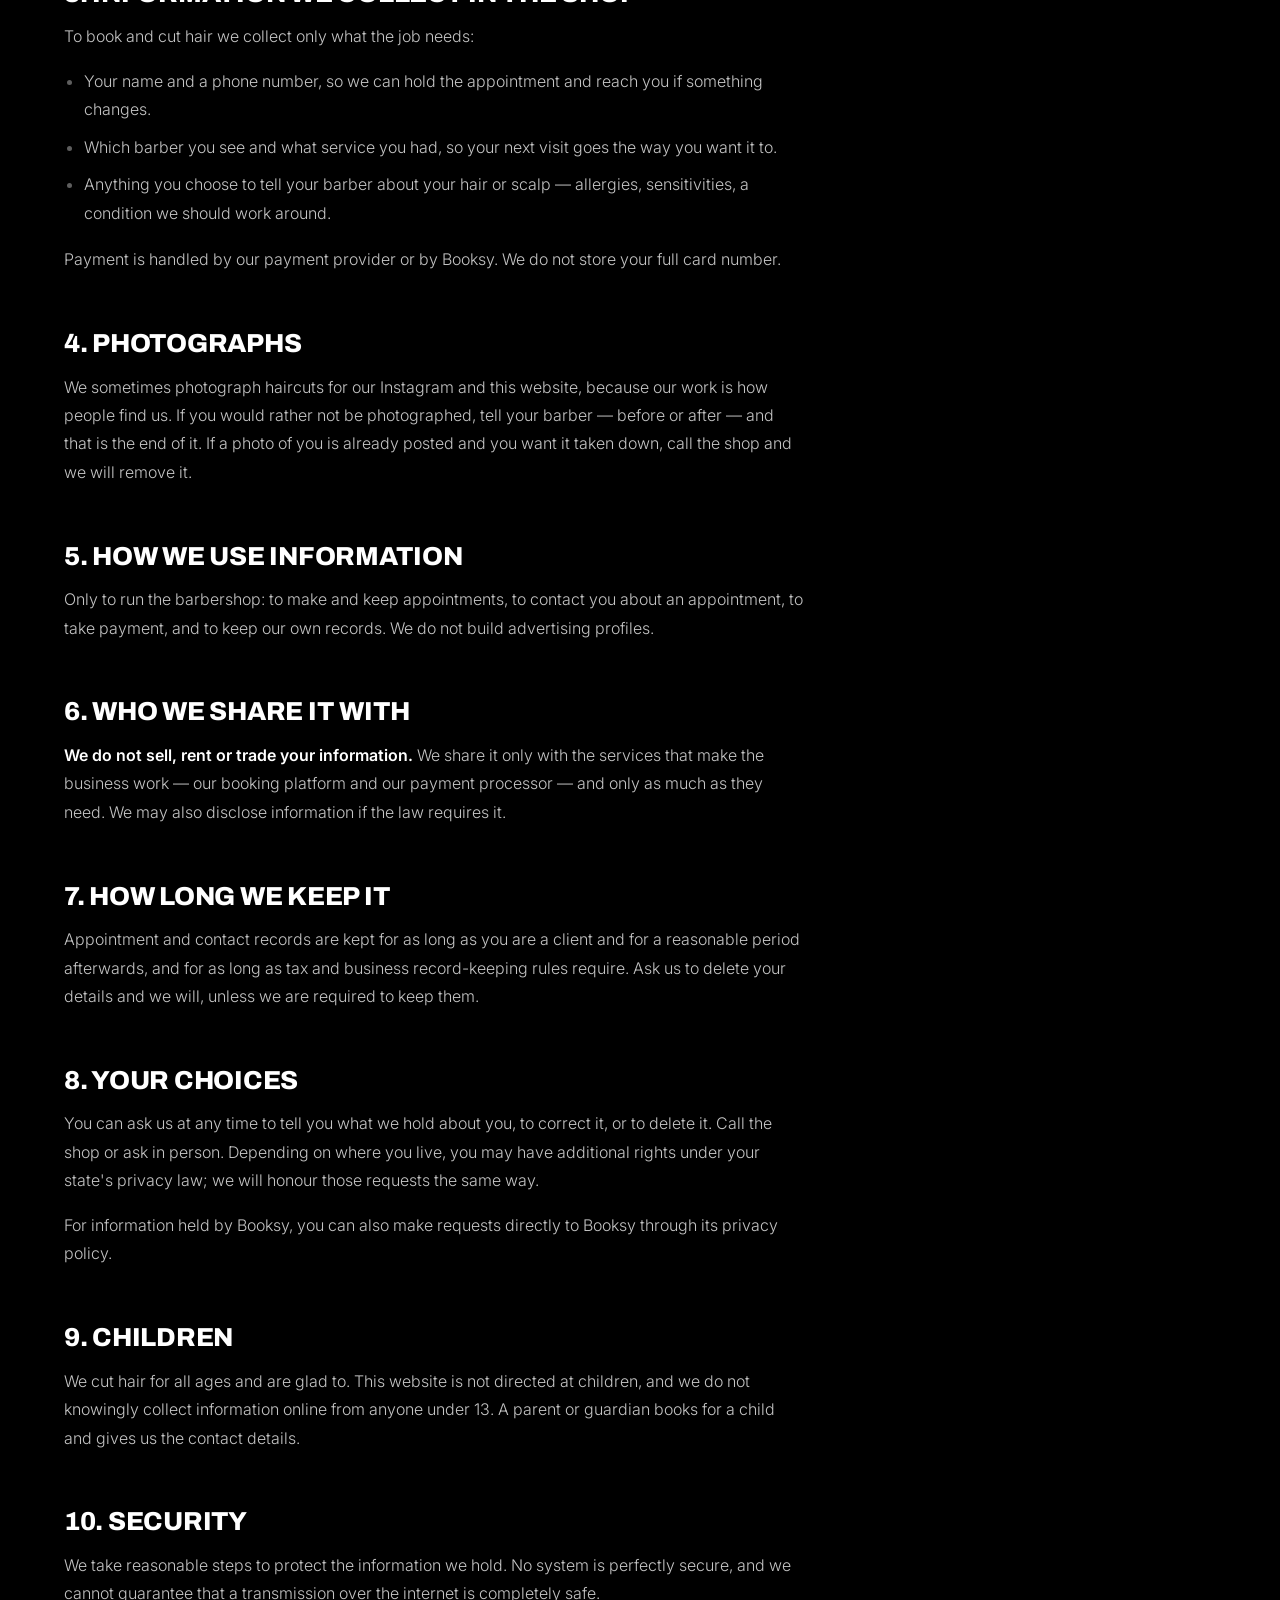
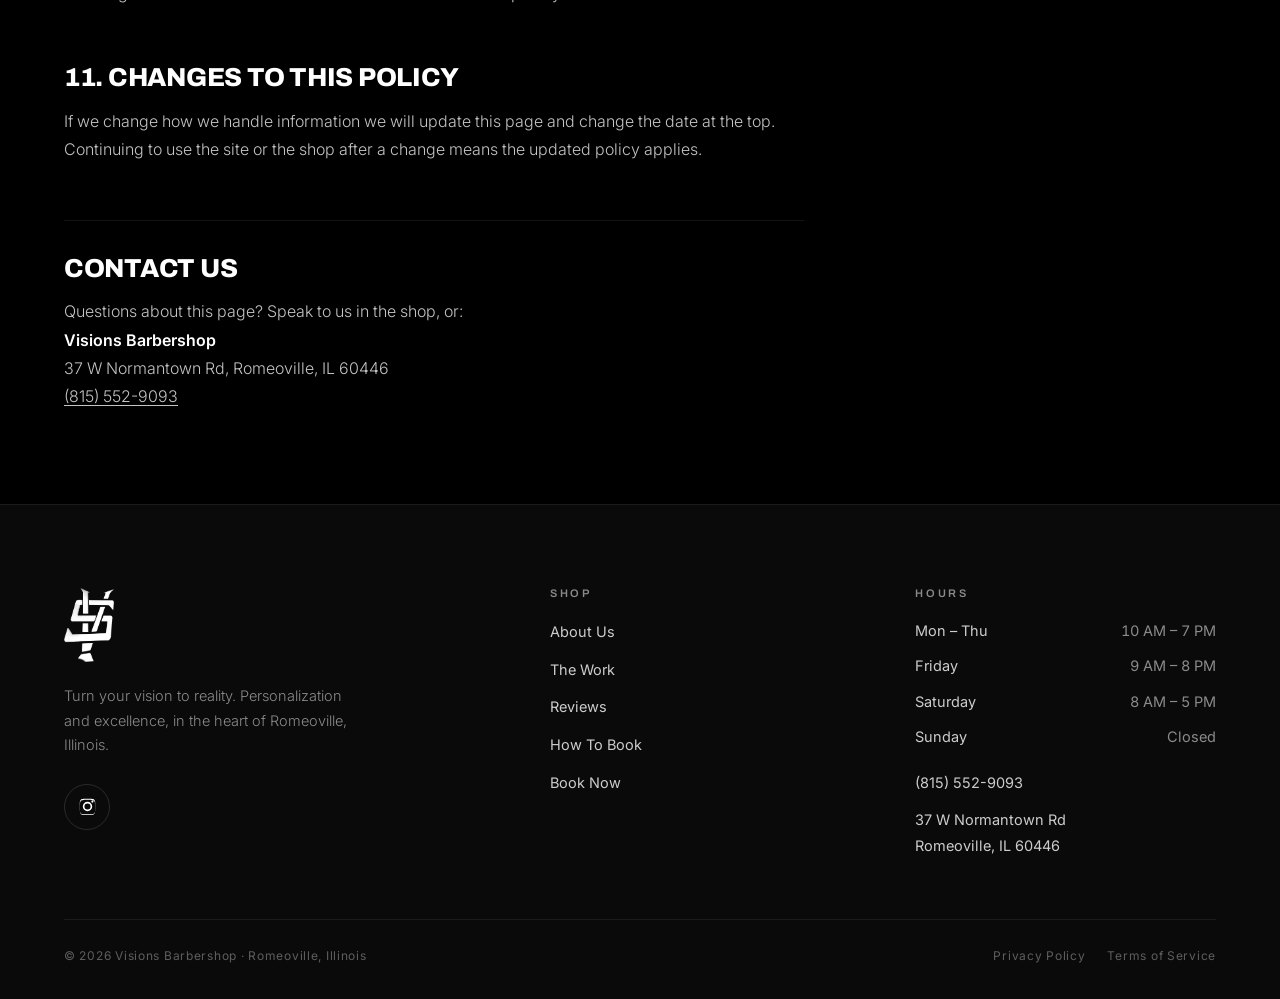
<file: privacy.html>
<!DOCTYPE html>
<html lang="en">
<head>
<meta charset="utf-8">
<meta name="viewport" content="width=device-width, initial-scale=1">
<title>Privacy Policy — Visions Barbershop</title>
<meta name="description" content="How Visions Barbershop in Romeoville, IL handles your information — on this website and in the shop.">
<meta name="theme-color" content="#000000">
<meta name="robots" content="index,follow">
<link rel="canonical" href="https://visionsbarbershop.online/privacy.html">

<link rel="icon" href="assets/img/logo-vs.png" type="image/png">
<link rel="apple-touch-icon" href="assets/img/logo-vs.png">

<link rel="preconnect" href="https://fonts.googleapis.com">
<link rel="preconnect" href="https://fonts.gstatic.com" crossorigin>
<link href="https://fonts.googleapis.com/css2?family=Archivo:wght@400;500;600;700;800;900&family=Inter:wght@300;400;500;600&display=swap" rel="stylesheet">
<link rel="stylesheet" href="assets/css/styles.css">
</head>

<body>

<!-- ====================== HEADER ====================== -->
<header class="header">
  <div class="wrap nav">
    <a class="brand" href="index.html" aria-label="Visions Barbershop — home">
      <img class="brand__mark" src="assets/img/logo-mark.png" alt=""
           onerror="this.onerror=null;this.src='assets/img/logo-vs.svg';">
      <span class="brand__text">
        <span class="brand__name">Visions</span>
        <span class="brand__sub">Barbershop</span>
      </span>
    </a>

    <nav class="nav__links" aria-label="Primary">
      <a class="nav__link" href="index.html#about">About</a>
      <a class="nav__link" href="index.html#work">Work</a>
      <a class="nav__link" href="index.html#reviews">Reviews</a>
      <a class="nav__link" href="index.html#visit">Visit</a>
      <a class="nav__link" href="index.html#book">Book</a>
    </nav>

    <a class="btn btn--solid btn--sm nav__cta" href="index.html#book">Book Now</a>

    <button class="burger" aria-label="Menu" aria-expanded="false" aria-controls="menu"><span></span></button>
  </div>
</header>

<!-- ====================== MOBILE MENU ====================== -->
<div class="menu" id="menu" aria-hidden="true">
  <ul class="menu__list">
    <li><a href="index.html#about">About</a></li>
    <li><a href="index.html#work">The Work</a></li>
    <li><a href="index.html#reviews">Reviews</a></li>
    <li><a href="index.html#visit">Visit</a></li>
    <li><a href="index.html#book">Book</a></li>
  </ul>
  <div class="menu__foot">
    <a data-link="PHONE_TEL" href="tel:+18155529093">(815) 552-9093</a>
    <span>37 W Normantown Rd, Romeoville</span>
    <a data-link="INSTAGRAM_URL" href="https://www.instagram.com/visions.barbershop/">@visions.barbershop</a>
  </div>
</div>


<main>

<section class="legal-hero">
  <div class="wrap">
    <p class="eyebrow">Legal</p>
    <h1>Privacy<br>Policy</h1>
    <p class="updated">Last updated 2 September 2026</p>
  </div>
</section>

<section class="legal">
  <div class="wrap">
    <div class="legal__inner">
      <div class="legal__note">
        <p><strong>The short version.</strong> This website does not ask you for
        any personal information. There is no contact form, no account to create
        and no newsletter. We do not sell or rent anyone's information, ever.</p>
        <p>When you book, you leave this site and use Booksy, which handles your
        booking details under its own privacy policy. When you sit in our chair,
        we know what any barber knows &mdash; your name, your number and how you
        like your hair.</p>
      </div>

      <p class="legal__lead">This policy explains what happens to information
      connected with Visions Barbershop, both on this website and in the shop at
      37 W Normantown Rd, Romeoville, Illinois.</p>

      <h2>1. Information this website collects</h2>
      <p>Essentially none. This is a static website. It has no forms, no login,
      no shopping cart and no comment section, so there is nothing here for you
      to type your details into and nothing for us to store.</p>
      <p>We do not run advertising trackers or analytics on this site, and we do
      not set our own cookies.</p>

      <h2>2. Third-party services used on this site</h2>
      <p>A few things on the page are loaded from other companies. When your
      browser fetches them, those companies can see your IP address and basic
      technical information such as your browser type &mdash; the same way that
      happens on most websites. We do not receive that information.</p>
      <ul>
        <li><strong>Google Fonts</strong> &mdash; supplies the typefaces the site
        is set in. See
        <a href="https://policies.google.com/privacy" target="_blank" rel="noopener noreferrer">Google's privacy policy</a>.</li>
        <li><strong>Google Maps</strong> &mdash; the map showing where the shop
        is. Google may set cookies through that map. See
        <a href="https://policies.google.com/privacy" target="_blank" rel="noopener noreferrer">Google's privacy policy</a>.</li>
        <li><strong>Booksy</strong> &mdash; our online booking. Clicking a Book
        button takes you to Booksy's own website, where its
        <a href="https://booksy.com/en-us/p/privacy-policy" target="_blank" rel="noopener noreferrer">privacy policy</a>
        applies to everything you enter.</li>
        <li><strong>Instagram</strong> &mdash; we link to our profile. Following
        that link takes you to Meta's platform and its policies.</li>
      </ul>

      <h2>3. Information we collect in the shop</h2>
      <p>To book and cut hair we collect only what the job needs:</p>
      <ul>
        <li>Your name and a phone number, so we can hold the appointment and
        reach you if something changes.</li>
        <li>Which barber you see and what service you had, so your next visit
        goes the way you want it to.</li>
        <li>Anything you choose to tell your barber about your hair or scalp
        &mdash; allergies, sensitivities, a condition we should work around.</li>
      </ul>
      <p>Payment is handled by our payment provider or by Booksy. We do not
      store your full card number.</p>

      <h2>4. Photographs</h2>
      <p>We sometimes photograph haircuts for our Instagram and this website,
      because our work is how people find us. If you would rather not be
      photographed, tell your barber &mdash; before or after &mdash; and that is
      the end of it. If a photo of you is already posted and you want it taken
      down, call the shop and we will remove it.</p>

      <h2>5. How we use information</h2>
      <p>Only to run the barbershop: to make and keep appointments, to contact
      you about an appointment, to take payment, and to keep our own records. We
      do not build advertising profiles.</p>

      <h2>6. Who we share it with</h2>
      <p><strong>We do not sell, rent or trade your information.</strong> We
      share it only with the services that make the business work &mdash; our
      booking platform and our payment processor &mdash; and only as much as
      they need. We may also disclose information if the law requires it.</p>

      <h2>7. How long we keep it</h2>
      <p>Appointment and contact records are kept for as long as you are a
      client and for a reasonable period afterwards, and for as long as tax and
      business record-keeping rules require. Ask us to delete your details and
      we will, unless we are required to keep them.</p>

      <h2>8. Your choices</h2>
      <p>You can ask us at any time to tell you what we hold about you, to
      correct it, or to delete it. Call the shop or ask in person. Depending on
      where you live, you may have additional rights under your state's privacy
      law; we will honour those requests the same way.</p>
      <p>For information held by Booksy, you can also make requests directly to
      Booksy through its privacy policy.</p>

      <h2>9. Children</h2>
      <p>We cut hair for all ages and are glad to. This website is not directed
      at children, and we do not knowingly collect information online from
      anyone under 13. A parent or guardian books for a child and gives us the
      contact details.</p>

      <h2>10. Security</h2>
      <p>We take reasonable steps to protect the information we hold. No system
      is perfectly secure, and we cannot guarantee that a transmission over the
      internet is completely safe.</p>

      <h2>11. Changes to this policy</h2>
      <p>If we change how we handle information we will update this page and
      change the date at the top. Continuing to use the site or the shop after a
      change means the updated policy applies.</p>
      <div class="legal__contact">
        <h2>Contact us</h2>
        <p>
          Questions about this page? Speak to us in the shop, or:<br>
          <strong>Visions Barbershop</strong><br>
          37 W Normantown Rd, Romeoville, IL 60446<br>
          <a href="tel:+18155529093">(815) 552-9093</a>
        </p>
      </div>
    </div>
  </div>
</section>

</main>

<!-- ====================== FOOTER ====================== -->
<footer class="footer">
  <div class="wrap">
    <div class="footer__top">
      <div class="footer__brand">
        <img class="brand__mark" src="assets/img/logo-mark.png" alt="Visions Barbershop"
             onerror="this.onerror=null;this.src='assets/img/logo-vs.svg';">
        <p>Turn your vision to reality. Personalization and excellence, in the heart of Romeoville, Illinois.</p>
        <div class="socials">
          <a class="social" data-link="INSTAGRAM_URL" href="https://www.instagram.com/visions.barbershop/" aria-label="Visions Barbershop on Instagram">
            <svg viewBox="0 0 24 24" aria-hidden="true"><path d="M12 2.16c3.2 0 3.58.01 4.85.07 1.17.05 1.8.25 2.23.41.56.22.96.48 1.38.9.42.42.68.82.9 1.38.16.42.36 1.06.41 2.23.06 1.27.07 1.65.07 4.85s-.01 3.58-.07 4.85c-.05 1.17-.25 1.8-.41 2.23-.22.56-.48.96-.9 1.38-.42.42-.82.68-1.38.9-.42.16-1.06.36-2.23.41-1.27.06-1.65.07-4.85.07s-3.58-.01-4.85-.07c-1.17-.05-1.8-.25-2.23-.41-.56-.22-.96-.48-1.38-.9-.42-.42-.68-.82-.9-1.38-.16-.42-.36-1.06-.41-2.23C2.17 15.58 2.16 15.2 2.16 12s.01-3.58.07-4.85c.05-1.17.25-1.8.41-2.23.22-.56.48-.96.9-1.38.42-.42.82-.68 1.38-.9.42-.16 1.06-.36 2.23-.41C8.42 2.17 8.8 2.16 12 2.16zm0 1.44c-3.14 0-3.51.01-4.75.07-1.15.05-1.77.24-2.18.4-.55.22-.94.47-1.35.88-.41.41-.66.8-.88 1.35-.16.41-.35 1.03-.4 2.18-.06 1.24-.07 1.61-.07 4.75s.01 3.51.07 4.75c.05 1.15.24 1.77.4 2.18.22.55.47.94.88 1.35.41.41.8.66 1.35.88.41.16 1.03.35 2.18.4 1.24.06 1.61.07 4.75.07s3.51-.01 4.75-.07c1.15-.05 1.77-.24 2.18-.4.55-.22.94-.47 1.35-.88.41-.41.66-.8.88-1.35.16-.41.35-1.03.4-2.18.06-1.24.07-1.61.07-4.75s-.01-3.51-.07-4.75c-.05-1.15-.24-1.77-.4-2.18-.22-.55-.47-.94-.88-1.35-.41-.41-.8-.66-1.35-.88-.41-.16-1.03-.35-2.18-.4-1.24-.06-1.61-.07-4.75-.07zm0 2.45a5.95 5.95 0 110 11.9 5.95 5.95 0 010-11.9zm0 9.81a3.86 3.86 0 100-7.72 3.86 3.86 0 000 7.72zm7.58-10.05a1.39 1.39 0 11-2.78 0 1.39 1.39 0 012.78 0z"/></svg>
          </a>
        </div>
      </div>

      <div>
        <h4>Shop</h4>
        <ul>
          <li><a href="index.html#about">About Us</a></li>
          <li><a href="index.html#work">The Work</a></li>
          <li><a href="index.html#reviews">Reviews</a></li>
          <li><a href="index.html#book">How To Book</a></li>
          <li><a href="index.html#book">Book Now</a></li>
        </ul>
      </div>

      <div>
        <h4>Hours</h4>
        <ul class="footer__hours">
          <li><span>Mon &ndash; Thu</span><span>10 AM &ndash; 7 PM</span></li>
          <li><span>Friday</span><span>9 AM &ndash; 8 PM</span></li>
          <li><span>Saturday</span><span>8 AM &ndash; 5 PM</span></li>
          <li><span>Sunday</span><span>Closed</span></li>
        </ul>
        <ul style="margin-top:22px">
          <li><a href="tel:+18155529093">(815) 552-9093</a></li>
          <li><a data-link="DIRECTIONS_URL" href="https://www.google.com/maps/dir/?api=1&destination=Visions+Barbershop%2C+37+W+Normantown+Rd%2C+Romeoville%2C+IL+60446">37 W Normantown Rd<br>Romeoville, IL 60446</a></li>
        </ul>
      </div>
    </div>

    <div class="footer__bottom">
      <span>&copy; <span data-year>2026</span> Visions Barbershop &middot; Romeoville, Illinois</span>
      <nav class="footer__legal" aria-label="Legal">
        <a href="privacy.html">Privacy Policy</a>
        <a href="terms.html">Terms of Service</a>
      </nav>
    </div>
  </div>
</footer>

<!-- Sticky mobile booking bar -->
<div class="stickybook">
  <a class="btn btn--ghost btn--sm" href="tel:+18155529093">Call</a>
  <a class="btn btn--solid btn--sm" href="index.html#book">Book Now</a>
</div>


<script src="assets/js/config.js"></script>
<script src="assets/js/main.js"></script>
</body>
</html>
</file>
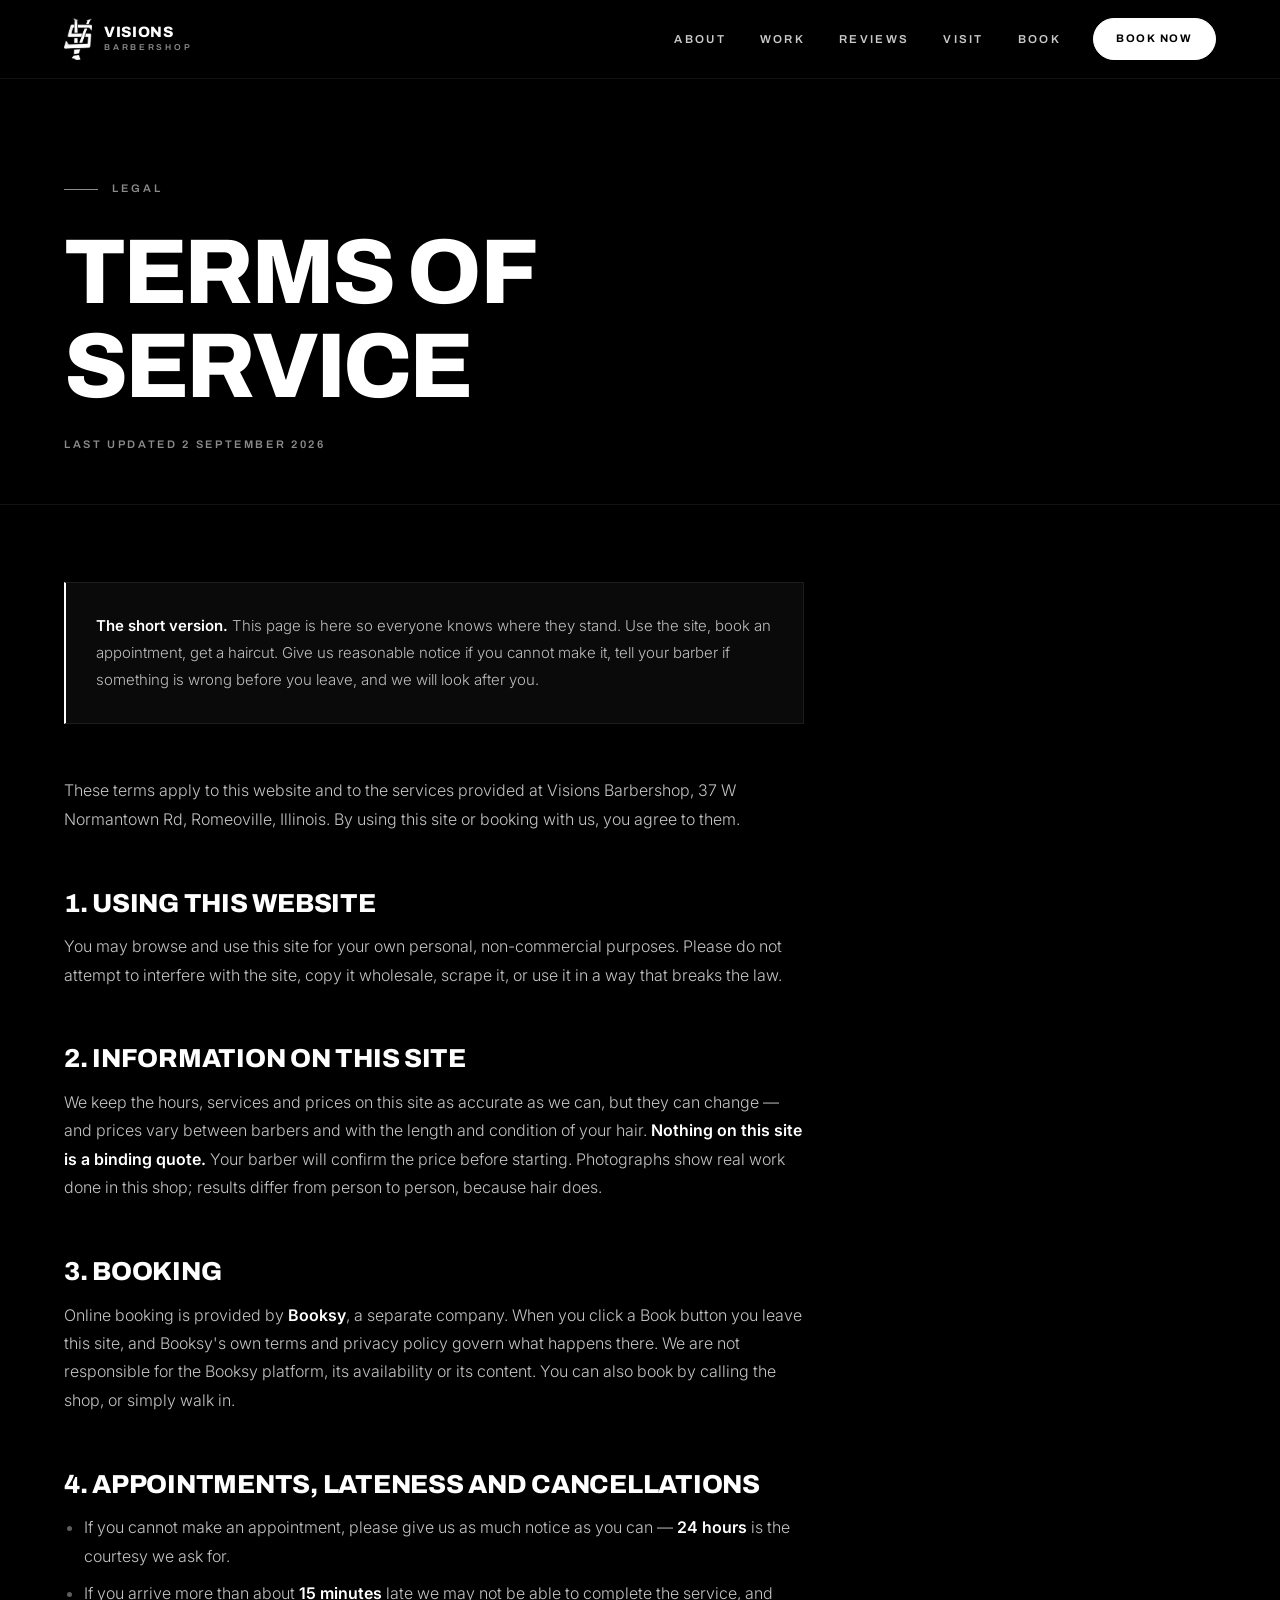
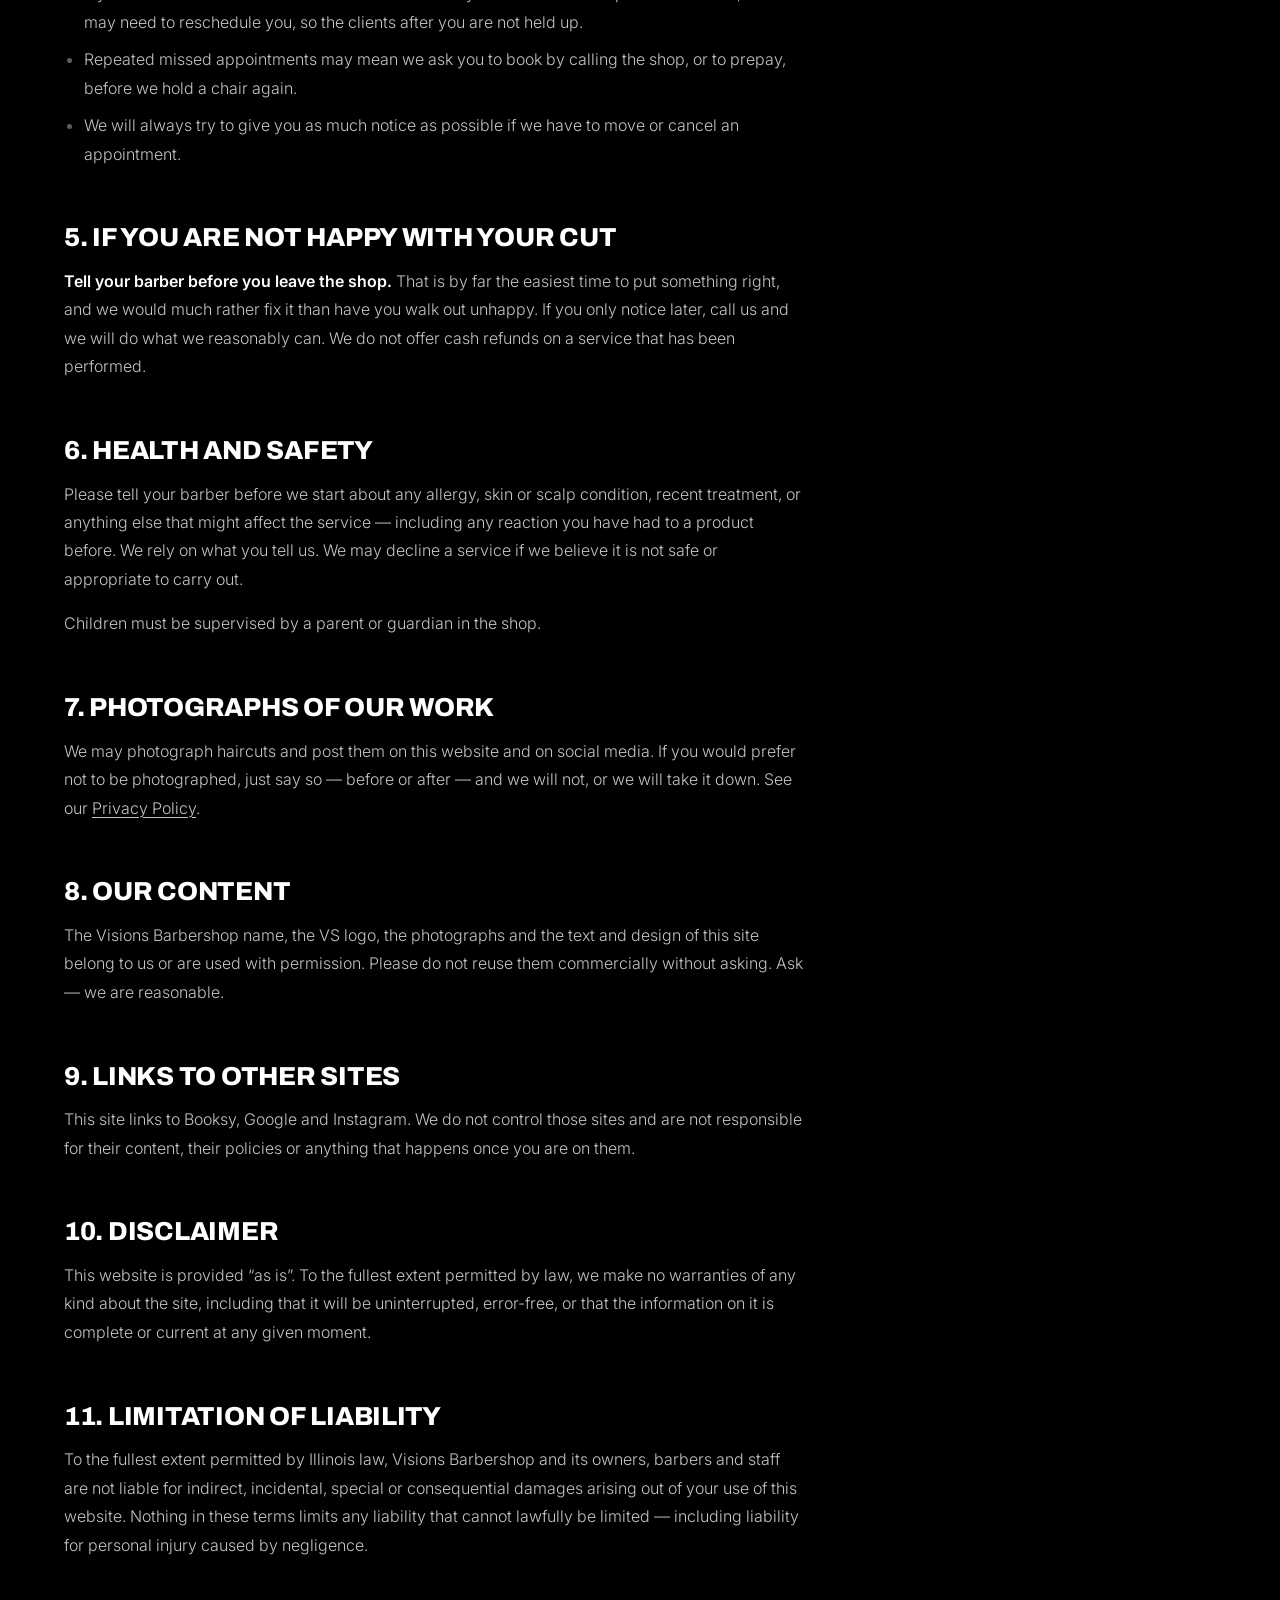
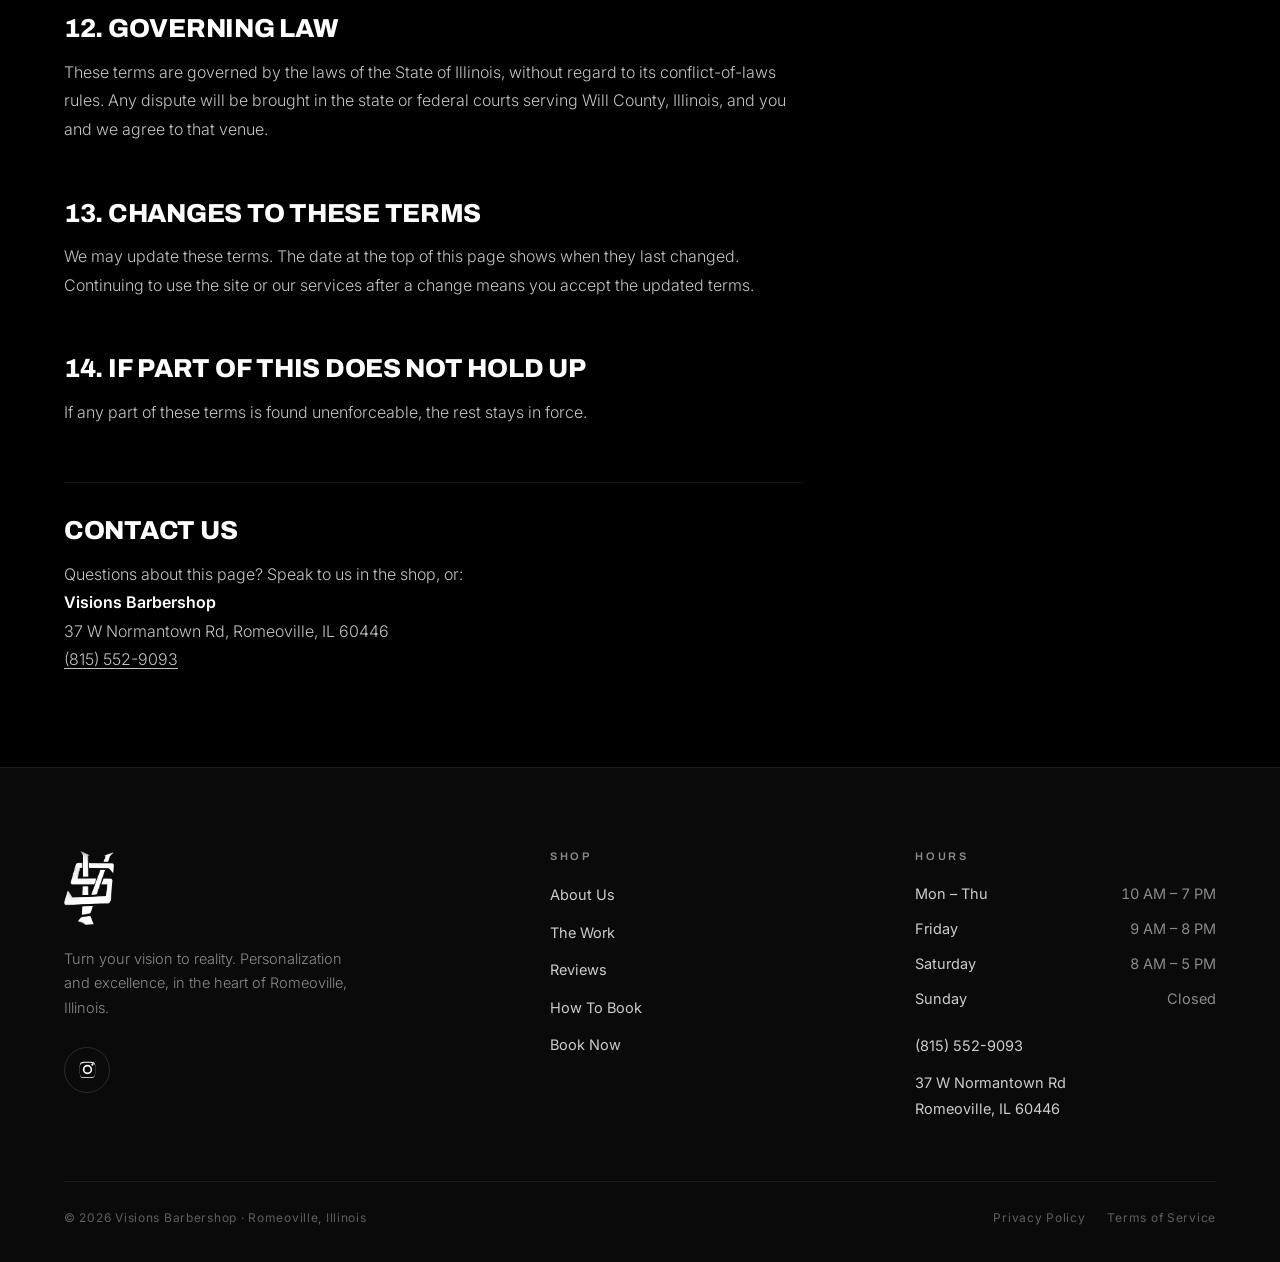
<file: terms.html>
<!DOCTYPE html>
<html lang="en">
<head>
<meta charset="utf-8">
<meta name="viewport" content="width=device-width, initial-scale=1">
<title>Terms of Service — Visions Barbershop</title>
<meta name="description" content="The terms that apply to the Visions Barbershop website and to services at our Romeoville, IL shop.">
<meta name="theme-color" content="#000000">
<meta name="robots" content="index,follow">
<link rel="canonical" href="https://visionsbarbershop.online/terms.html">

<link rel="icon" href="assets/img/logo-vs.png" type="image/png">
<link rel="apple-touch-icon" href="assets/img/logo-vs.png">

<link rel="preconnect" href="https://fonts.googleapis.com">
<link rel="preconnect" href="https://fonts.gstatic.com" crossorigin>
<link href="https://fonts.googleapis.com/css2?family=Archivo:wght@400;500;600;700;800;900&family=Inter:wght@300;400;500;600&display=swap" rel="stylesheet">
<link rel="stylesheet" href="assets/css/styles.css">
</head>

<body>

<!-- ====================== HEADER ====================== -->
<header class="header">
  <div class="wrap nav">
    <a class="brand" href="index.html" aria-label="Visions Barbershop — home">
      <img class="brand__mark" src="assets/img/logo-mark.png" alt=""
           onerror="this.onerror=null;this.src='assets/img/logo-vs.svg';">
      <span class="brand__text">
        <span class="brand__name">Visions</span>
        <span class="brand__sub">Barbershop</span>
      </span>
    </a>

    <nav class="nav__links" aria-label="Primary">
      <a class="nav__link" href="index.html#about">About</a>
      <a class="nav__link" href="index.html#work">Work</a>
      <a class="nav__link" href="index.html#reviews">Reviews</a>
      <a class="nav__link" href="index.html#visit">Visit</a>
      <a class="nav__link" href="index.html#book">Book</a>
    </nav>

    <a class="btn btn--solid btn--sm nav__cta" href="index.html#book">Book Now</a>

    <button class="burger" aria-label="Menu" aria-expanded="false" aria-controls="menu"><span></span></button>
  </div>
</header>

<!-- ====================== MOBILE MENU ====================== -->
<div class="menu" id="menu" aria-hidden="true">
  <ul class="menu__list">
    <li><a href="index.html#about">About</a></li>
    <li><a href="index.html#work">The Work</a></li>
    <li><a href="index.html#reviews">Reviews</a></li>
    <li><a href="index.html#visit">Visit</a></li>
    <li><a href="index.html#book">Book</a></li>
  </ul>
  <div class="menu__foot">
    <a data-link="PHONE_TEL" href="tel:+18155529093">(815) 552-9093</a>
    <span>37 W Normantown Rd, Romeoville</span>
    <a data-link="INSTAGRAM_URL" href="https://www.instagram.com/visions.barbershop/">@visions.barbershop</a>
  </div>
</div>


<main>

<section class="legal-hero">
  <div class="wrap">
    <p class="eyebrow">Legal</p>
    <h1>Terms of<br>Service</h1>
    <p class="updated">Last updated 2 September 2026</p>
  </div>
</section>

<section class="legal">
  <div class="wrap">
    <div class="legal__inner">
      <div class="legal__note">
        <p><strong>The short version.</strong> This page is here so everyone
        knows where they stand. Use the site, book an appointment, get a haircut. Give
        us reasonable notice if you cannot make it, tell your barber if
        something is wrong before you leave, and we will look after you.</p>
      </div>

      <p class="legal__lead">These terms apply to this website and to the
      services provided at Visions Barbershop, 37 W Normantown Rd, Romeoville,
      Illinois. By using this site or booking with us, you agree to them.</p>

      <h2>1. Using this website</h2>
      <p>You may browse and use this site for your own personal, non-commercial
      purposes. Please do not attempt to interfere with the site, copy it
      wholesale, scrape it, or use it in a way that breaks the law.</p>

      <h2>2. Information on this site</h2>
      <p>We keep the hours, services and prices on this site as accurate as we
      can, but they can change &mdash; and prices vary between barbers and with
      the length and condition of your hair. <strong>Nothing on this site is a
      binding quote.</strong> Your barber will confirm the price before starting.
      Photographs show real work done in this shop; results differ from person to
      person, because hair does.</p>

      <h2>3. Booking</h2>
      <p>Online booking is provided by <strong>Booksy</strong>, a separate
      company. When you click a Book button you leave this site, and Booksy's own
      terms and privacy policy govern what happens there. We are not responsible
      for the Booksy platform, its availability or its content. You can also book
      by calling the shop, or simply walk in.</p>

      <h2>4. Appointments, lateness and cancellations</h2>
      <ul>
        <li>If you cannot make an appointment, please give us as much notice as
        you can &mdash; <strong>24 hours</strong> is the courtesy we ask for.</li>
        <li>If you arrive more than about <strong>15 minutes</strong> late we may
        not be able to complete the service, and may need to reschedule you, so
        the clients after you are not held up.</li>
        <li>Repeated missed appointments may mean we ask you to book by calling
        the shop, or to prepay, before we hold a chair again.</li>
        <li>We will always try to give you as much notice as possible if we have
        to move or cancel an appointment.</li>
      </ul>

      <h2>5. If you are not happy with your cut</h2>
      <p><strong>Tell your barber before you leave the shop.</strong> That is by
      far the easiest time to put something right, and we would much rather fix
      it than have you walk out unhappy. If you only notice later, call us and we
      will do what we reasonably can. We do not offer cash refunds on a service
      that has been performed.</p>

      <h2>6. Health and safety</h2>
      <p>Please tell your barber before we start about any allergy, skin or
      scalp condition, recent treatment, or anything else that might affect the
      service &mdash; including any reaction you have had to a product before.
      We rely on what you tell us. We may decline a service if we believe it is
      not safe or appropriate to carry out.</p>
      <p>Children must be supervised by a parent or guardian in the shop.</p>

      <h2>7. Photographs of our work</h2>
      <p>We may photograph haircuts and post them on this website and on social
      media. If you would prefer not to be photographed, just say so &mdash;
      before or after &mdash; and we will not, or we will take it down. See our
      <a href="privacy.html">Privacy Policy</a>.</p>

      <h2>8. Our content</h2>
      <p>The Visions Barbershop name, the VS logo, the photographs and the text
      and design of this site belong to us or are used with permission. Please do
      not reuse them commercially without asking. Ask &mdash; we are reasonable.</p>

      <h2>9. Links to other sites</h2>
      <p>This site links to Booksy, Google and Instagram. We do not control those
      sites and are not responsible for their content, their policies or anything
      that happens once you are on them.</p>

      <h2>10. Disclaimer</h2>
      <p>This website is provided &ldquo;as is&rdquo;. To the fullest extent
      permitted by law, we make no warranties of any kind about the site,
      including that it will be uninterrupted, error-free, or that the
      information on it is complete or current at any given moment.</p>

      <h2>11. Limitation of liability</h2>
      <p>To the fullest extent permitted by Illinois law, Visions Barbershop and
      its owners, barbers and staff are not liable for indirect, incidental,
      special or consequential damages arising out of your use of this website.
      Nothing in these terms limits any liability that cannot lawfully be limited
      &mdash; including liability for personal injury caused by negligence.</p>

      <h2>12. Governing law</h2>
      <p>These terms are governed by the laws of the State of Illinois, without
      regard to its conflict-of-laws rules. Any dispute will be brought in the
      state or federal courts serving Will County, Illinois, and you and we agree
      to that venue.</p>

      <h2>13. Changes to these terms</h2>
      <p>We may update these terms. The date at the top of this page shows when
      they last changed. Continuing to use the site or our services after a
      change means you accept the updated terms.</p>

      <h2>14. If part of this does not hold up</h2>
      <p>If any part of these terms is found unenforceable, the rest stays in
      force.</p>
      <div class="legal__contact">
        <h2>Contact us</h2>
        <p>
          Questions about this page? Speak to us in the shop, or:<br>
          <strong>Visions Barbershop</strong><br>
          37 W Normantown Rd, Romeoville, IL 60446<br>
          <a href="tel:+18155529093">(815) 552-9093</a>
        </p>
      </div>
    </div>
  </div>
</section>

</main>

<!-- ====================== FOOTER ====================== -->
<footer class="footer">
  <div class="wrap">
    <div class="footer__top">
      <div class="footer__brand">
        <img class="brand__mark" src="assets/img/logo-mark.png" alt="Visions Barbershop"
             onerror="this.onerror=null;this.src='assets/img/logo-vs.svg';">
        <p>Turn your vision to reality. Personalization and excellence, in the heart of Romeoville, Illinois.</p>
        <div class="socials">
          <a class="social" data-link="INSTAGRAM_URL" href="https://www.instagram.com/visions.barbershop/" aria-label="Visions Barbershop on Instagram">
            <svg viewBox="0 0 24 24" aria-hidden="true"><path d="M12 2.16c3.2 0 3.58.01 4.85.07 1.17.05 1.8.25 2.23.41.56.22.96.48 1.38.9.42.42.68.82.9 1.38.16.42.36 1.06.41 2.23.06 1.27.07 1.65.07 4.85s-.01 3.58-.07 4.85c-.05 1.17-.25 1.8-.41 2.23-.22.56-.48.96-.9 1.38-.42.42-.82.68-1.38.9-.42.16-1.06.36-2.23.41-1.27.06-1.65.07-4.85.07s-3.58-.01-4.85-.07c-1.17-.05-1.8-.25-2.23-.41-.56-.22-.96-.48-1.38-.9-.42-.42-.68-.82-.9-1.38-.16-.42-.36-1.06-.41-2.23C2.17 15.58 2.16 15.2 2.16 12s.01-3.58.07-4.85c.05-1.17.25-1.8.41-2.23.22-.56.48-.96.9-1.38.42-.42.82-.68 1.38-.9.42-.16 1.06-.36 2.23-.41C8.42 2.17 8.8 2.16 12 2.16zm0 1.44c-3.14 0-3.51.01-4.75.07-1.15.05-1.77.24-2.18.4-.55.22-.94.47-1.35.88-.41.41-.66.8-.88 1.35-.16.41-.35 1.03-.4 2.18-.06 1.24-.07 1.61-.07 4.75s.01 3.51.07 4.75c.05 1.15.24 1.77.4 2.18.22.55.47.94.88 1.35.41.41.8.66 1.35.88.41.16 1.03.35 2.18.4 1.24.06 1.61.07 4.75.07s3.51-.01 4.75-.07c1.15-.05 1.77-.24 2.18-.4.55-.22.94-.47 1.35-.88.41-.41.66-.8.88-1.35.16-.41.35-1.03.4-2.18.06-1.24.07-1.61.07-4.75s-.01-3.51-.07-4.75c-.05-1.15-.24-1.77-.4-2.18-.22-.55-.47-.94-.88-1.35-.41-.41-.8-.66-1.35-.88-.41-.16-1.03-.35-2.18-.4-1.24-.06-1.61-.07-4.75-.07zm0 2.45a5.95 5.95 0 110 11.9 5.95 5.95 0 010-11.9zm0 9.81a3.86 3.86 0 100-7.72 3.86 3.86 0 000 7.72zm7.58-10.05a1.39 1.39 0 11-2.78 0 1.39 1.39 0 012.78 0z"/></svg>
          </a>
        </div>
      </div>

      <div>
        <h4>Shop</h4>
        <ul>
          <li><a href="index.html#about">About Us</a></li>
          <li><a href="index.html#work">The Work</a></li>
          <li><a href="index.html#reviews">Reviews</a></li>
          <li><a href="index.html#book">How To Book</a></li>
          <li><a href="index.html#book">Book Now</a></li>
        </ul>
      </div>

      <div>
        <h4>Hours</h4>
        <ul class="footer__hours">
          <li><span>Mon &ndash; Thu</span><span>10 AM &ndash; 7 PM</span></li>
          <li><span>Friday</span><span>9 AM &ndash; 8 PM</span></li>
          <li><span>Saturday</span><span>8 AM &ndash; 5 PM</span></li>
          <li><span>Sunday</span><span>Closed</span></li>
        </ul>
        <ul style="margin-top:22px">
          <li><a href="tel:+18155529093">(815) 552-9093</a></li>
          <li><a data-link="DIRECTIONS_URL" href="https://www.google.com/maps/dir/?api=1&destination=Visions+Barbershop%2C+37+W+Normantown+Rd%2C+Romeoville%2C+IL+60446">37 W Normantown Rd<br>Romeoville, IL 60446</a></li>
        </ul>
      </div>
    </div>

    <div class="footer__bottom">
      <span>&copy; <span data-year>2026</span> Visions Barbershop &middot; Romeoville, Illinois</span>
      <nav class="footer__legal" aria-label="Legal">
        <a href="privacy.html">Privacy Policy</a>
        <a href="terms.html">Terms of Service</a>
      </nav>
    </div>
  </div>
</footer>

<!-- Sticky mobile booking bar -->
<div class="stickybook">
  <a class="btn btn--ghost btn--sm" href="tel:+18155529093">Call</a>
  <a class="btn btn--solid btn--sm" href="index.html#book">Book Now</a>
</div>


<script src="assets/js/config.js"></script>
<script src="assets/js/main.js"></script>
</body>
</html>
</file>
<file: assets/css/styles.css>
/* ==========================================================================
   VISIONS BARBERSHOP — Romeoville, IL
   Black & white. Nothing else.
   ========================================================================== */

:root{
  --black:#000;
  --panel:#0a0a0a;
  --panel-2:#111;
  --white:#fff;
  --muted:#8a8a8a;
  --muted-2:#5e5e5e;
  --line:rgba(255,255,255,.13);
  --line-soft:rgba(255,255,255,.07);

  --display:"Archivo","Helvetica Neue",Helvetica,Arial,sans-serif;
  --body:"Inter","Helvetica Neue",Helvetica,Arial,sans-serif;

  --pad:clamp(20px,5vw,80px);
  --maxw:1320px;

  --ease:cubic-bezier(.22,1,.36,1);
}

*,*::before,*::after{box-sizing:border-box}

html{
  scroll-behavior:smooth;
  -webkit-text-size-adjust:100%;
}

body{
  margin:0;
  background:var(--black);
  color:var(--white);
  font-family:var(--body);
  font-size:16px;
  line-height:1.6;
  -webkit-font-smoothing:antialiased;
  -moz-osx-font-smoothing:grayscale;
  overflow-x:hidden;
}

body.is-loading{overflow:hidden}

img{max-width:100%;display:block}
a{color:inherit;text-decoration:none}
button{font:inherit;color:inherit;background:none;border:0;cursor:pointer}

::selection{background:var(--white);color:var(--black)}

:focus-visible{
  outline:2px solid var(--white);
  outline-offset:3px;
}

/* ---------- Layout primitives ---------- */

.wrap{
  width:100%;
  max-width:var(--maxw);
  margin:0 auto;
  padding-inline:var(--pad);
}

.section{
  padding-block:clamp(72px,11vw,160px);
  position:relative;
}

.section + .section{border-top:1px solid var(--line-soft)}

.eyebrow{
  display:flex;
  align-items:center;
  gap:14px;
  font-family:var(--display);
  font-size:11px;
  font-weight:600;
  letter-spacing:.28em;
  text-transform:uppercase;
  color:var(--muted);
  margin:0 0 28px;
}
.eyebrow::before{
  content:"";
  width:34px;
  height:1px;
  background:var(--white);
  opacity:.55;
  flex:none;
}

h1,h2,h3,h4{
  font-family:var(--display);
  font-weight:800;
  letter-spacing:-.03em;
  line-height:1.02;
  margin:0;
  text-transform:uppercase;
}

.h-section{
  font-size:clamp(38px,7vw,86px);
}

.lede{
  font-size:clamp(17px,1.7vw,21px);
  line-height:1.62;
  color:#cfcfcf;
  max-width:62ch;
  font-weight:300;
}

.muted{color:var(--muted)}

/* ---------- Buttons ---------- */

.btn{
  display:inline-flex;
  align-items:center;
  justify-content:center;
  gap:10px;
  height:52px;
  padding:0 30px;
  border-radius:999px;
  font-family:var(--display);
  font-size:12.5px;
  font-weight:700;
  letter-spacing:.16em;
  text-transform:uppercase;
  white-space:nowrap;
  border:1px solid var(--white);
  transition:background .35s var(--ease),color .35s var(--ease),border-color .35s var(--ease),transform .35s var(--ease);
}
.btn--solid{background:var(--white);color:var(--black)}
.btn--solid:hover{background:transparent;color:var(--white)}
.btn--ghost{background:transparent;color:var(--white);border-color:var(--line)}
.btn--ghost:hover{border-color:var(--white);background:var(--white);color:var(--black)}
.btn:active{transform:scale(.975)}
.btn--sm{height:42px;padding:0 22px;font-size:11px}

.btn .arrow{transition:transform .35s var(--ease)}
.btn:hover .arrow{transform:translateX(4px)}

/* ---------- Header / nav ---------- */

.header{
  position:fixed;
  inset:0 0 auto 0;
  z-index:80;
  transition:background .4s var(--ease),border-color .4s var(--ease),backdrop-filter .4s var(--ease);
  border-bottom:1px solid transparent;
}
.header.is-stuck{
  background:rgba(0,0,0,.82);
  backdrop-filter:blur(14px) saturate(140%);
  -webkit-backdrop-filter:blur(14px) saturate(140%);
  border-bottom-color:var(--line-soft);
}
.header.is-hidden{transform:translateY(-100%)}
.header{transition:transform .45s var(--ease),background .4s var(--ease),border-color .4s var(--ease)}

.nav{
  display:flex;
  align-items:center;
  justify-content:space-between;
  gap:24px;
  height:78px;
}

/* Brand lockup — VS mark top-left */
.brand{
  display:flex;
  align-items:center;
  gap:12px;
  flex:none;
}
.brand__mark{
  height:42px;
  width:auto;
  object-fit:contain;
  flex:none;
}
.brand__text{
  display:flex;
  flex-direction:column;
  line-height:1;
}
.brand__name{
  font-family:var(--display);
  font-weight:800;
  font-size:15px;
  letter-spacing:.04em;
  text-transform:uppercase;
}
.brand__sub{
  font-family:var(--display);
  font-size:8.5px;
  font-weight:600;
  letter-spacing:.32em;
  text-transform:uppercase;
  color:var(--muted);
  margin-top:4px;
}

.nav__links{
  display:flex;
  align-items:center;
  gap:34px;
  margin-left:auto;
}
.nav__link{
  font-family:var(--display);
  font-size:11.5px;
  font-weight:600;
  letter-spacing:.2em;
  text-transform:uppercase;
  color:#c9c9c9;
  position:relative;
  padding-block:6px;
  transition:color .3s var(--ease);
}
.nav__link::after{
  content:"";
  position:absolute;
  left:0;right:0;bottom:0;
  height:1px;
  background:var(--white);
  transform:scaleX(0);
  transform-origin:left;
  transition:transform .4s var(--ease);
}
.nav__link:hover{color:var(--white)}
.nav__link:hover::after,.nav__link[aria-current="page"]::after{transform:scaleX(1)}
.nav__link[aria-current="page"]{color:var(--white)}

.nav__cta{margin-left:8px}

/* Burger */
.burger{
  display:none;
  width:44px;height:44px;
  align-items:center;justify-content:center;
  margin-left:auto;
}
.burger span{
  display:block;
  width:24px;height:1.5px;
  background:var(--white);
  position:relative;
  transition:background .3s var(--ease);
}
.burger span::before,.burger span::after{
  content:"";position:absolute;left:0;
  width:24px;height:1.5px;background:var(--white);
  transition:transform .4s var(--ease);
}
.burger span::before{top:-7px}
.burger span::after{top:7px}
body.menu-open .burger span{background:transparent}
body.menu-open .burger span::before{transform:translateY(7px) rotate(45deg)}
body.menu-open .burger span::after{transform:translateY(-7px) rotate(-45deg)}

/* Mobile overlay menu */
.menu{
  position:fixed;
  inset:0;
  z-index:70;
  background:var(--black);
  display:flex;
  flex-direction:column;
  justify-content:center;
  padding:96px var(--pad) 40px;
  opacity:0;
  visibility:hidden;
  transition:opacity .45s var(--ease),visibility .45s;
}
body.menu-open .menu{opacity:1;visibility:visible}
.menu__list{list-style:none;margin:0;padding:0}
.menu__list li{overflow:hidden}
.menu__list a{
  display:block;
  font-family:var(--display);
  font-weight:800;
  font-size:clamp(34px,10vw,58px);
  letter-spacing:-.03em;
  text-transform:uppercase;
  padding-block:10px;
  transform:translateY(110%);
  transition:transform .6s var(--ease);
}
body.menu-open .menu__list a{transform:translateY(0)}
body.menu-open .menu__list li:nth-child(1) a{transition-delay:.08s}
body.menu-open .menu__list li:nth-child(2) a{transition-delay:.14s}
body.menu-open .menu__list li:nth-child(3) a{transition-delay:.2s}
body.menu-open .menu__list li:nth-child(4) a{transition-delay:.26s}
body.menu-open .menu__list li:nth-child(5) a{transition-delay:.32s}
.menu__foot{
  margin-top:auto;
  padding-top:36px;
  border-top:1px solid var(--line-soft);
  display:flex;
  flex-wrap:wrap;
  gap:16px 28px;
  align-items:center;
  font-size:13px;
  color:var(--muted);
}

/* ==========================================================================
   HERO — the load-in
   ========================================================================== */

.hero{
  position:relative;
  min-height:100svh;
  display:flex;
  flex-direction:column;
  justify-content:center;
  align-items:center;
  text-align:center;
  padding:120px var(--pad) 108px;
  background:var(--black);
  overflow:hidden;
}

/* faint vignette + grain so pure black isn't flat */
.hero::after{
  content:"";
  position:absolute;inset:0;
  background:radial-gradient(ellipse 90% 60% at 50% 45%,rgba(255,255,255,.055),transparent 70%);
  pointer-events:none;
}
.hero__inner{position:relative;z-index:2;width:100%;max-width:1280px}

/* The wordmark */
.wordmark{
  display:block;
  margin:0 auto;
}
.wordmark__main{
  display:flex;
  justify-content:center;
  gap:.012em;
  font-family:var(--display);
  font-weight:900;
  font-size:clamp(58px,15.5vw,232px);
  line-height:.86;
  letter-spacing:-.035em;
  text-transform:uppercase;
}
.wordmark__main .ch{
  display:inline-block;
  transform:translateY(105%) rotate(4deg);
  opacity:0;
}
.wordmark__rule{
  height:1px;
  background:var(--white);
  margin:clamp(18px,2.6vw,34px) auto clamp(16px,2vw,26px);
  width:min(100%,1080px);
  transform:scaleX(0);
  transform-origin:center;
  opacity:.75;
}
.wordmark__sub{
  font-family:var(--display);
  font-weight:600;
  font-size:clamp(10px,1.5vw,19px);
  letter-spacing:clamp(.3em,1.1vw,.62em);
  text-transform:uppercase;
  text-indent:clamp(.3em,1.1vw,.62em);
  color:var(--white);
  opacity:0;
}

.hero__tag{
  margin:clamp(26px,4vw,44px) 0 0;
  font-family:var(--display);
  font-size:clamp(11px,1.3vw,13px);
  font-weight:600;
  letter-spacing:.3em;
  text-transform:uppercase;
  color:var(--muted);
  opacity:0;
}

.hero__actions{
  display:flex;
  flex-wrap:wrap;
  gap:14px;
  justify-content:center;
  margin-top:clamp(28px,3.6vw,42px);
  opacity:0;
}

.hero__trust{
  position:absolute;
  left:0;right:0;bottom:clamp(24px,4vw,44px);
  z-index:2;
  display:flex;
  flex-wrap:wrap;
  justify-content:center;
  align-items:center;
  gap:10px 26px;
  padding-inline:var(--pad);
  font-size:12px;
  letter-spacing:.1em;
  text-transform:uppercase;
  color:var(--muted);
  opacity:0;
}
.hero__trust .dot{width:3px;height:3px;border-radius:50%;background:var(--muted-2)}
.hero__trust strong{color:var(--white);font-weight:600}

/* Reveal states (driven by JS adding .is-ready) */
.hero.is-ready .wordmark__main .ch{
  animation:chIn .95s var(--ease) forwards;
}
.hero.is-ready .wordmark__rule{
  animation:ruleIn 1s var(--ease) .62s forwards;
}
.hero.is-ready .wordmark__sub{
  animation:fadeUp .9s var(--ease) .82s forwards;
}
.hero.is-ready .hero__tag{animation:fadeUp .9s var(--ease) 1.0s forwards}
.hero.is-ready .hero__actions{animation:fadeUp .9s var(--ease) 1.12s forwards}
.hero.is-ready .hero__trust{animation:fadeUp .9s var(--ease) 1.28s forwards}

@keyframes chIn{
  to{transform:translateY(0) rotate(0);opacity:1}
}
@keyframes ruleIn{
  to{transform:scaleX(1)}
}
@keyframes fadeUp{
  from{transform:translateY(16px);opacity:0}
  to{transform:translateY(0);opacity:1}
}

/* Scroll cue */
.scrollcue{
  position:absolute;
  left:50%;
  bottom:clamp(70px,9vw,104px);
  transform:translateX(-50%);
  width:1px;height:52px;
  background:linear-gradient(to bottom,transparent,var(--white));
  opacity:0;
  z-index:2;
}
.hero.is-ready .scrollcue{animation:cue 2.4s 1.6s ease-in-out infinite}
@keyframes cue{
  0%{opacity:0;transform:translateX(-50%) scaleY(.2);transform-origin:top}
  40%{opacity:.7}
  100%{opacity:0;transform:translateX(-50%) scaleY(1);transform-origin:top}
}

/* ==========================================================================
   Scroll reveal utility
   ========================================================================== */
.reveal{
  opacity:0;
  transform:translateY(28px);
  transition:opacity .9s var(--ease),transform .9s var(--ease);
}
.reveal.in{opacity:1;transform:none}
.reveal[data-d="1"]{transition-delay:.08s}
.reveal[data-d="2"]{transition-delay:.16s}
.reveal[data-d="3"]{transition-delay:.24s}
.reveal[data-d="4"]{transition-delay:.32s}
.reveal[data-d="5"]{transition-delay:.4s}

/* ==========================================================================
   ABOUT
   ========================================================================== */

.about__grid{
  display:grid;
  grid-template-columns:1.05fr .95fr;
  gap:clamp(40px,6vw,90px);
  align-items:center;
}
.about__body p{margin:0 0 22px}
.about__body p:last-child{margin-bottom:0}

.about__media{
  position:relative;
  aspect-ratio:4/5;
  overflow:hidden;
  background:var(--panel-2);
  border:1px solid var(--line-soft);
}
.about__media img{
  width:100%;height:100%;
  object-fit:cover;
  transition:transform 1.4s var(--ease);
}
.about__media:hover img{transform:scale(1.04)}

.stats{
  display:grid;
  grid-template-columns:repeat(4,1fr);
  gap:1px;
  background:var(--line-soft);
  border-block:1px solid var(--line-soft);
  margin-top:clamp(56px,7vw,90px);
}
.stat{
  background:var(--black);
  padding:clamp(26px,3.4vw,40px) clamp(18px,2.4vw,30px);
}
.stat__num{
  font-family:var(--display);
  font-weight:800;
  font-size:clamp(32px,4.4vw,54px);
  letter-spacing:-.04em;
  line-height:1;
}
.stat__label{
  margin-top:12px;
  font-size:11.5px;
  letter-spacing:.18em;
  text-transform:uppercase;
  color:var(--muted);
  line-height:1.5;
}

/* ==========================================================================
   WORK / GALLERY
   ========================================================================== */

.sec-head{
  display:flex;
  align-items:flex-end;
  justify-content:space-between;
  gap:32px;
  flex-wrap:wrap;
  margin-bottom:clamp(40px,5vw,64px);
}
.sec-head p{margin:16px 0 0;max-width:52ch}

.gallery{
  display:grid;
  grid-template-columns:repeat(12,1fr);
  gap:clamp(10px,1.4vw,18px);
}
.shot{
  position:relative;
  overflow:hidden;
  background:var(--panel-2);
  border:1px solid var(--line-soft);
  cursor:zoom-in;
}
.shot img{
  width:100%;height:100%;
  object-fit:cover;
  transition:transform 1.2s var(--ease);
}
.shot:hover img{transform:scale(1.05)}
.shot::after{
  content:attr(data-caption);
  position:absolute;
  left:0;right:0;bottom:0;
  padding:44px 20px 18px;
  background:linear-gradient(to top,rgba(0,0,0,.85),transparent);
  font-family:var(--display);
  font-size:11px;
  font-weight:600;
  letter-spacing:.2em;
  text-transform:uppercase;
  opacity:0;
  transform:translateY(8px);
  transition:opacity .45s var(--ease),transform .45s var(--ease);
  pointer-events:none;
}
.shot:hover::after{opacity:1;transform:none}

/* Six cuts, 3-up over 3-up. Portrait ratios, because every photo is
   shot on a phone in portrait. */
.gallery .shot{grid-column:span 4;aspect-ratio:3/4}

/* graceful state when a photo file hasn't been dropped in yet */
.shot img.missing,.about__media img.missing{
  display:none;
}
.shot.is-empty::before,.about__media.is-empty::before{
  content:"PHOTO";
  position:absolute;inset:0;
  display:flex;align-items:center;justify-content:center;
  font-family:var(--display);
  font-size:11px;font-weight:600;letter-spacing:.3em;
  color:#2e2e2e;
  background:
    repeating-linear-gradient(135deg,#0d0d0d 0 10px,#0a0a0a 10px 20px);
}

.work__more{
  margin-top:clamp(36px,4.4vw,56px);
  display:flex;
  justify-content:center;
}

/* ==========================================================================
   REVIEWS
   ========================================================================== */

.reviews{background:var(--panel)}

.rating{
  display:flex;
  align-items:center;
  gap:clamp(20px,3vw,40px);
  flex-wrap:wrap;
  padding-bottom:clamp(36px,4.4vw,52px);
  margin-bottom:clamp(36px,4.4vw,52px);
  border-bottom:1px solid var(--line-soft);
}
.rating__score{
  font-family:var(--display);
  font-weight:800;
  font-size:clamp(60px,9vw,110px);
  letter-spacing:-.05em;
  line-height:.9;
}
.rating__meta{display:flex;flex-direction:column;gap:8px}
.stars{display:flex;gap:5px}
.stars svg{width:19px;height:19px;fill:var(--white)}
.rating__count{font-size:13.5px;color:var(--muted);letter-spacing:.04em}
.rating__badge{
  margin-left:auto;
  display:flex;
  align-items:center;
  gap:14px;
  border:1px solid var(--line);
  border-radius:999px;
  padding:12px 24px;
  font-family:var(--display);
  font-size:11px;
  font-weight:700;
  letter-spacing:.18em;
  text-transform:uppercase;
}
.rating__badge span{color:var(--muted);font-weight:500;letter-spacing:.12em}

.review-grid{
  display:grid;
  grid-template-columns:repeat(3,1fr);
  gap:clamp(14px,1.6vw,20px);
}
.review{
  border:1px solid var(--line-soft);
  background:var(--black);
  padding:clamp(26px,2.8vw,34px);
  display:flex;
  flex-direction:column;
  gap:18px;
  transition:border-color .45s var(--ease),transform .45s var(--ease);
}
.review:hover{border-color:var(--line);transform:translateY(-3px)}
.review__stars{display:flex;gap:4px}
.review__stars svg{width:14px;height:14px;fill:var(--white)}
.review__text{
  margin:0;
  font-size:15.5px;
  line-height:1.66;
  color:#d8d8d8;
  font-weight:300;
  flex:1;
}
.review__by{
  display:flex;
  align-items:baseline;
  gap:10px;
  flex-wrap:wrap;
  padding-top:16px;
  border-top:1px solid var(--line-soft);
}
.review__name{
  font-family:var(--display);
  font-size:12px;
  font-weight:700;
  letter-spacing:.14em;
  text-transform:uppercase;
}
.review__date{font-size:11.5px;color:var(--muted-2);letter-spacing:.06em}

.reviews__cta{
  margin-top:clamp(36px,4.4vw,52px);
  display:flex;
  justify-content:center;
}

/* ==========================================================================
   VISIT — map + hours
   ========================================================================== */

.visit__grid{
  display:grid;
  grid-template-columns:1fr 1fr;
  gap:clamp(24px,3vw,44px);
  align-items:stretch;
}

.map{
  position:relative;
  min-height:460px;
  border:1px solid var(--line-soft);
  overflow:hidden;
  background:var(--panel-2);
}
.map iframe{
  position:absolute;
  inset:0;
  width:100%;height:100%;
  border:0;
  filter:none;
}
.map__pill{
  position:absolute;
  left:16px;bottom:16px;
  z-index:2;
  display:inline-flex;
  align-items:center;
  gap:10px;
  background:var(--black);
  border:1px solid var(--line);
  border-radius:999px;
  padding:11px 20px;
  font-family:var(--display);
  font-size:11px;
  font-weight:700;
  letter-spacing:.16em;
  text-transform:uppercase;
  transition:background .3s var(--ease),color .3s var(--ease);
}
.map__pill:hover{background:var(--white);color:var(--black)}

.info{
  display:flex;
  flex-direction:column;
  gap:clamp(26px,3vw,36px);
}

.status{
  display:inline-flex;
  align-items:center;
  gap:11px;
  font-family:var(--display);
  font-size:12px;
  font-weight:700;
  letter-spacing:.2em;
  text-transform:uppercase;
  align-self:flex-start;
}
.status__dot{
  width:8px;height:8px;border-radius:50%;
  background:var(--muted-2);
  position:relative;
}
.status.is-open .status__dot{background:var(--white)}
.status.is-open .status__dot::after{
  content:"";
  position:absolute;inset:-5px;
  border-radius:50%;
  border:1px solid rgba(255,255,255,.45);
  animation:pulse 2.4s ease-out infinite;
}
@keyframes pulse{
  0%{transform:scale(.6);opacity:.9}
  100%{transform:scale(1.5);opacity:0}
}
.status__next{color:var(--muted);font-weight:500;letter-spacing:.1em}

.hours{width:100%;border-collapse:collapse}
.hours th{
  text-align:left;
  font-family:var(--display);
  font-size:11px;
  font-weight:600;
  letter-spacing:.24em;
  text-transform:uppercase;
  color:var(--muted);
  padding-bottom:14px;
  border-bottom:1px solid var(--line-soft);
  font-weight:600;
}
.hours td{
  padding:15px 0;
  border-bottom:1px solid var(--line-soft);
  font-size:15px;
}
.hours td:first-child{
  font-family:var(--display);
  font-weight:600;
  font-size:12.5px;
  letter-spacing:.16em;
  text-transform:uppercase;
}
.hours td:last-child{text-align:right;color:#cfcfcf;font-variant-numeric:tabular-nums}
.hours tr.today td{color:var(--white)}
.hours tr.today td:first-child{position:relative}
.hours tr.today td:first-child::before{
  content:"";
  position:absolute;left:-14px;top:50%;
  width:5px;height:5px;margin-top:-2.5px;
  border-radius:50%;background:var(--white);
}
.hours tr.closed td:last-child{color:var(--muted-2)}

.contact-list{
  list-style:none;
  margin:0;padding:0;
  display:flex;
  flex-direction:column;
}
.contact-list li{border-bottom:1px solid var(--line-soft)}
.contact-list a,.contact-list span{
  display:flex;
  align-items:center;
  justify-content:space-between;
  gap:20px;
  padding:17px 0;
  font-size:15.5px;
  transition:padding-left .4s var(--ease),color .3s var(--ease);
}
.contact-list a:hover{padding-left:8px}
.contact-list .k{
  font-family:var(--display);
  font-size:11px;
  font-weight:600;
  letter-spacing:.22em;
  text-transform:uppercase;
  color:var(--muted);
  flex:none;
}
.contact-list .v{text-align:right;color:#e4e4e4}

.amenities{
  display:flex;
  flex-wrap:wrap;
  gap:9px;
}
.chip{
  border:1px solid var(--line);
  border-radius:999px;
  padding:8px 17px;
  font-family:var(--display);
  font-size:10.5px;
  font-weight:600;
  letter-spacing:.18em;
  text-transform:uppercase;
  color:#d0d0d0;
}

/* ==========================================================================
   BOOK BAND (conversion block)
   ========================================================================== */

.band{
  border-top:1px solid var(--line-soft);
  padding-block:clamp(72px,10vw,140px);
  text-align:center;
  background:
    radial-gradient(ellipse 70% 100% at 50% 100%,rgba(255,255,255,.06),transparent 70%),
    var(--black);
}
.band h2{font-size:clamp(40px,8.5vw,112px)}
.band p{
  margin:22px auto 0;
  max-width:56ch;
  color:#c4c4c4;
  font-weight:300;
  font-size:clamp(16px,1.6vw,19px);
}
.band__actions{
  display:flex;
  gap:14px;
  justify-content:center;
  flex-wrap:wrap;
  margin-top:clamp(30px,3.6vw,44px);
}

/* ==========================================================================
   FOOTER
   ========================================================================== */

.footer{
  border-top:1px solid var(--line-soft);
  background:var(--panel);
  padding-block:clamp(56px,6.5vw,84px) 34px;
}
.footer__top{
  display:grid;
  grid-template-columns:1.4fr 1fr 1fr;
  gap:clamp(32px,5vw,64px);
  padding-bottom:clamp(40px,5vw,60px);
  border-bottom:1px solid var(--line-soft);
}
.footer__brand .brand__mark{height:74px;width:auto}
.footer__brand p{
  margin:22px 0 0;
  color:var(--muted);
  font-size:14.5px;
  max-width:34ch;
  font-weight:300;
  line-height:1.7;
}
.footer h4{
  font-size:11px;
  font-weight:600;
  letter-spacing:.26em;
  color:var(--muted);
  margin-bottom:20px;
}
.footer ul{list-style:none;margin:0;padding:0;display:flex;flex-direction:column;gap:12px}
.footer ul a,.footer ul span{font-size:14.5px;color:#ccc;transition:color .3s var(--ease)}
.footer ul a:hover{color:var(--white)}
.footer__hours li{
  display:flex;justify-content:space-between;gap:16px;
  font-size:14px;color:#ccc;
}
.footer__hours li span:last-child{color:var(--muted);font-variant-numeric:tabular-nums}

.socials{display:flex;gap:10px;margin-top:26px}
.social{
  width:46px;height:46px;
  border:1px solid var(--line);
  border-radius:50%;
  display:flex;align-items:center;justify-content:center;
  transition:background .35s var(--ease),color .35s var(--ease),border-color .35s var(--ease),transform .35s var(--ease);
}
.social svg{width:19px;height:19px;fill:currentColor}
.social:hover{background:var(--white);color:var(--black);border-color:var(--white);transform:translateY(-2px)}

.footer__bottom{
  padding-top:26px;
  display:flex;
  justify-content:space-between;
  align-items:center;
  gap:20px;
  flex-wrap:wrap;
  font-size:12px;
  letter-spacing:.06em;
  color:var(--muted-2);
}
.footer__bottom a:hover{color:var(--white)}

/* ==========================================================================
   STICKY MOBILE BOOK BAR
   ========================================================================== */

.stickybook{
  position:fixed;
  left:0;right:0;bottom:0;
  z-index:75;
  display:none;
  gap:10px;
  padding:12px var(--pad) calc(12px + env(safe-area-inset-bottom));
  background:rgba(0,0,0,.9);
  backdrop-filter:blur(14px);
  -webkit-backdrop-filter:blur(14px);
  border-top:1px solid var(--line-soft);
  transform:translateY(110%);
  transition:transform .5s var(--ease);
}
.stickybook.in{transform:translateY(0)}
.stickybook .btn{flex:1}

/* ==========================================================================
   LIGHTBOX
   ========================================================================== */

.lightbox{
  position:fixed;inset:0;z-index:120;
  background:rgba(0,0,0,.95);
  display:flex;align-items:center;justify-content:center;
  padding:clamp(16px,4vw,60px);
  opacity:0;visibility:hidden;
  transition:opacity .4s var(--ease),visibility .4s;
}
.lightbox.in{opacity:1;visibility:visible}
.lightbox img{
  max-width:100%;max-height:100%;
  object-fit:contain;
  transform:scale(.96);
  transition:transform .45s var(--ease);
}
.lightbox.in img{transform:scale(1)}
.lightbox__close{
  position:absolute;top:22px;right:22px;
  width:46px;height:46px;
  border:1px solid var(--line);
  border-radius:50%;
  display:flex;align-items:center;justify-content:center;
  font-size:20px;
  transition:background .3s var(--ease),color .3s var(--ease);
}
.lightbox__close:hover{background:var(--white);color:var(--black)}

/* ==========================================================================
   BOOKING — the three ways in
   ========================================================================== */

.book-options{
  display:grid;
  grid-template-columns:repeat(3,1fr);
  gap:clamp(14px,1.6vw,20px);
}
.opt{
  border:1px solid var(--line-soft);
  padding:clamp(28px,3.2vw,40px);
  display:flex;
  flex-direction:column;
  gap:16px;
  min-height:290px;
  transition:border-color .45s var(--ease),background .45s var(--ease),transform .45s var(--ease);
}
.opt:hover{border-color:var(--line);transform:translateY(-3px)}
.opt--primary{background:var(--white);color:var(--black);border-color:var(--white)}
.opt--primary .opt__num,.opt--primary .opt__desc{color:#555}
.opt--primary .btn{border-color:var(--black);background:var(--black);color:var(--white)}
.opt--primary .btn:hover{background:transparent;color:var(--black)}
.opt__num{
  font-family:var(--display);
  font-size:11px;font-weight:700;letter-spacing:.24em;color:var(--muted);
}
.opt h3{font-size:clamp(24px,2.6vw,32px)}
.opt__desc{margin:0;font-size:15px;line-height:1.65;color:#bdbdbd;font-weight:300;flex:1}
.opt .btn{align-self:flex-start}

.notebox{
  border:1px solid var(--line-soft);
  border-left:2px solid var(--white);
  padding:clamp(24px,3vw,32px);
  background:var(--panel);
}
.notebox h4{
  font-family:var(--display);
  font-size:12px;font-weight:700;letter-spacing:.22em;text-transform:uppercase;
  color:var(--white);margin:0 0 12px;
}
.notebox p{margin:0;color:#c2c2c2;font-size:15px;font-weight:300;line-height:1.68}

/* ==========================================================================
   LEGAL PAGES (privacy / terms)
   ========================================================================== */

.legal-hero{
  padding:calc(78px + clamp(52px,8vw,104px)) 0 clamp(34px,4vw,52px);
  border-bottom:1px solid var(--line-soft);
}
.legal-hero h1{font-size:clamp(38px,7.5vw,92px)}
.legal-hero .updated{
  margin:22px 0 0;
  font-family:var(--display);
  font-size:11px;font-weight:600;letter-spacing:.24em;text-transform:uppercase;
  color:var(--muted);
}

.legal{padding-block:clamp(46px,6vw,84px)}
.legal__inner{max-width:74ch}
.legal h2{
  font-size:clamp(19px,2.2vw,26px);
  margin:clamp(38px,4.4vw,58px) 0 16px;
  letter-spacing:-.01em;
}
.legal h2:first-child{margin-top:0}
.legal h3{
  font-family:var(--display);
  font-size:13px;font-weight:700;letter-spacing:.14em;text-transform:uppercase;
  margin:30px 0 10px;color:var(--white);
}
.legal p,.legal li{color:#c4c4c4;font-weight:300;font-size:16px;line-height:1.78}
.legal p{margin:0 0 16px}
.legal ul{margin:0 0 18px;padding-left:20px}
.legal li{margin-bottom:9px}
.legal li::marker{color:var(--muted-2)}
.legal strong{color:var(--white);font-weight:600}
.legal a{text-decoration:underline;text-underline-offset:3px;text-decoration-thickness:1px}
.legal a:hover{opacity:.68}
.legal__lead{font-size:18px;color:#dcdcdc;line-height:1.7}

.legal__note{
  border:1px solid var(--line-soft);
  border-left:2px solid var(--white);
  background:var(--panel);
  padding:clamp(22px,2.6vw,30px);
  margin:0 0 clamp(38px,4.4vw,52px);
}
.legal__note p{margin:0;font-size:15px;color:#bdbdbd}
.legal__note p + p{margin-top:12px}

.legal__contact{
  border-top:1px solid var(--line-soft);
  margin-top:clamp(38px,4.4vw,56px);
  padding-top:clamp(26px,3vw,34px);
}

/* footer legal links */
.footer__legal{display:flex;gap:22px;flex-wrap:wrap}
.footer__legal a{text-decoration:none}
.footer__legal a:hover{color:var(--white)}

/* ==========================================================================
   RESPONSIVE
   ========================================================================== */

@media (max-width:1080px){
  .about__grid{grid-template-columns:1fr;gap:44px}
  .about__media{aspect-ratio:16/10;max-height:520px}
  .review-grid{grid-template-columns:repeat(2,1fr)}
  .book-options{grid-template-columns:1fr}
  .opt{min-height:0}
  .footer__top{grid-template-columns:1fr 1fr;gap:40px}
  .footer__brand{grid-column:1/-1}
}

@media (max-width:860px){
  .nav__links{display:none}
  .nav__cta{display:none}
  .burger{display:flex}
  .nav{height:68px}
  .visit__grid{grid-template-columns:1fr}
  .map{min-height:340px;order:2}
  .stats{grid-template-columns:repeat(2,1fr)}
  .stickybook{display:flex}
  body{padding-bottom:0}
  .footer{padding-bottom:96px}
  .rating__badge{margin-left:0;width:100%;justify-content:center}
}

@media (max-width:640px){
  .review-grid{grid-template-columns:1fr}
  .gallery{grid-template-columns:repeat(6,1fr)}
  .gallery .shot{grid-column:span 6;aspect-ratio:4/5}
  .footer__top{grid-template-columns:1fr}
  .sec-head{flex-direction:column;align-items:flex-start}
  .hero__trust{font-size:10.5px;gap:8px 16px}
}

/* ==========================================================================
   MOTION PREFERENCES
   ========================================================================== */

@media (prefers-reduced-motion:reduce){
  html{scroll-behavior:auto}
  *,*::before,*::after{
    animation-duration:.001ms !important;
    animation-iteration-count:1 !important;
    transition-duration:.001ms !important;
  }
  .wordmark__main .ch{transform:none;opacity:1}
  .wordmark__rule{transform:scaleX(1)}
  .wordmark__sub,.hero__tag,.hero__actions,.hero__trust{opacity:1}
  .reveal{opacity:1;transform:none}
  .scrollcue{display:none}
}

/* Print */
@media print{
  .header,.stickybook,.menu,.scrollcue,.lightbox{display:none !important}
  body{background:#fff;color:#000}
}
</file>
